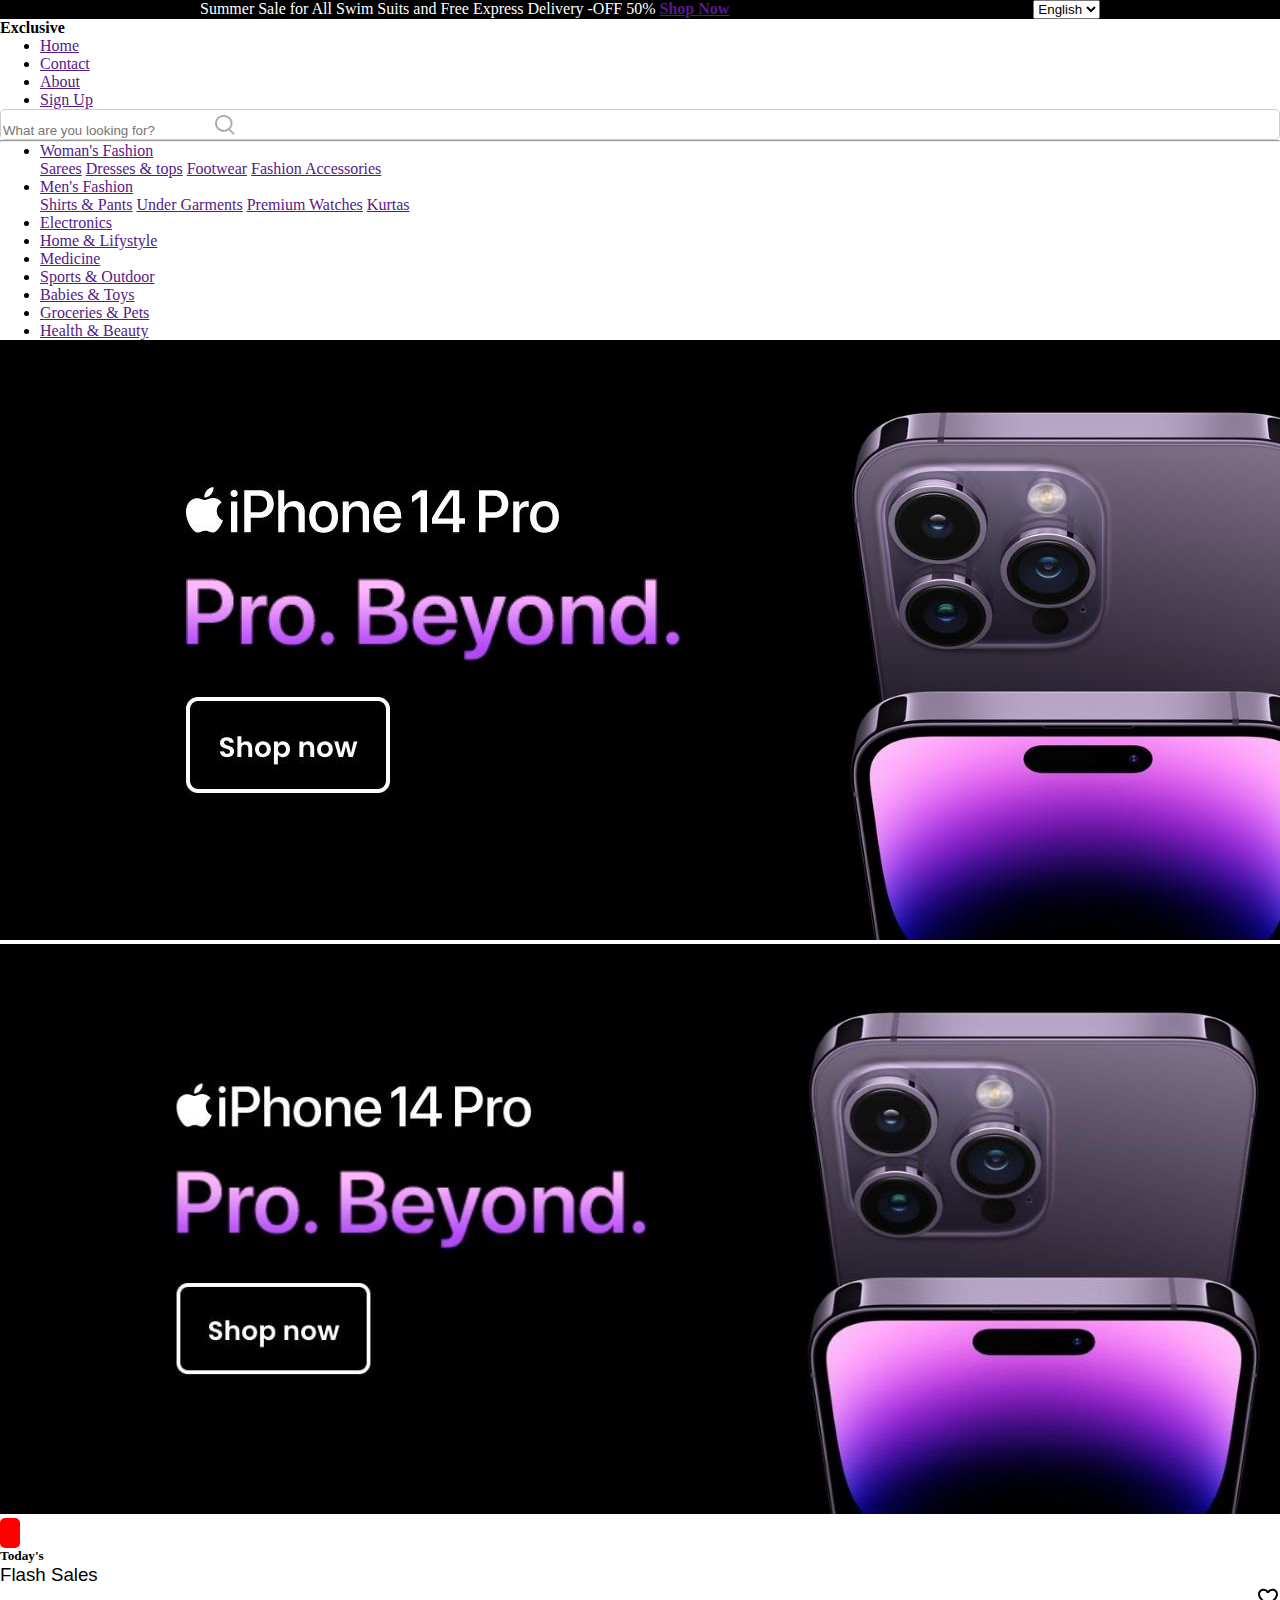
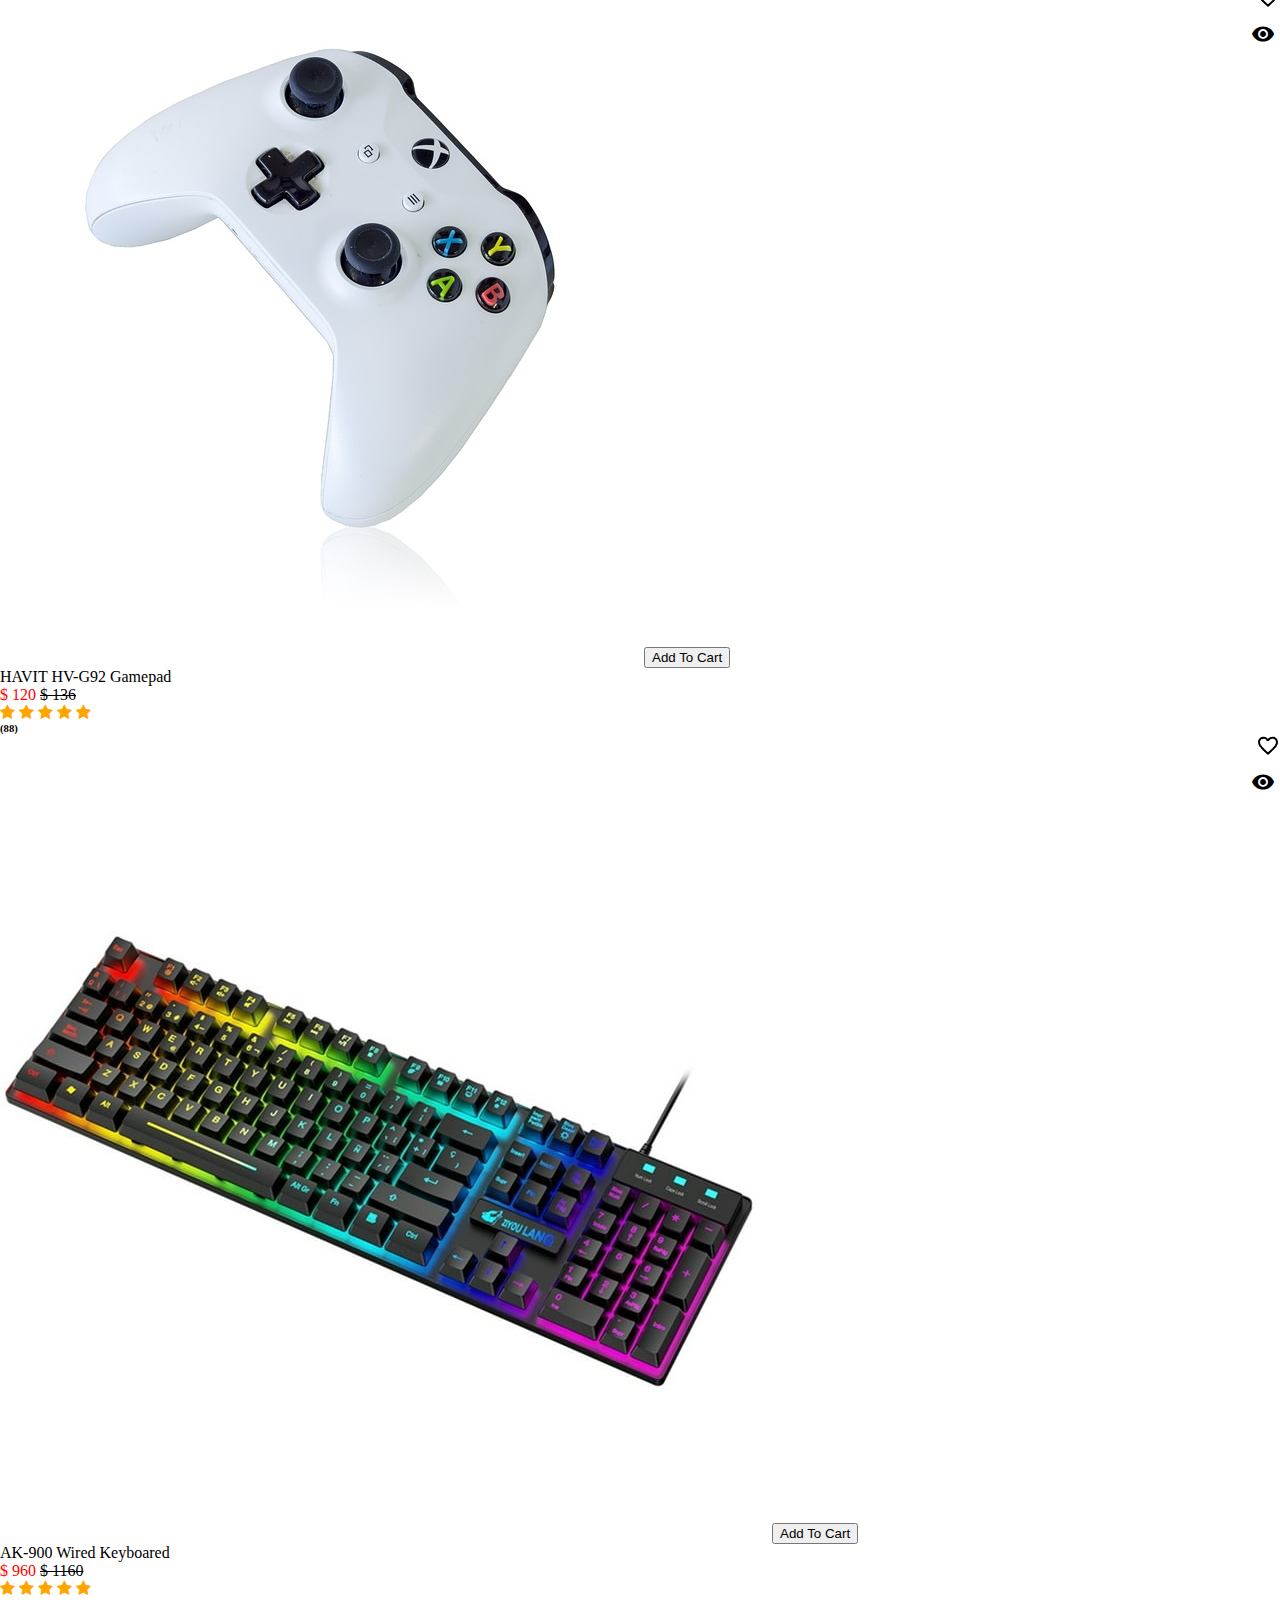
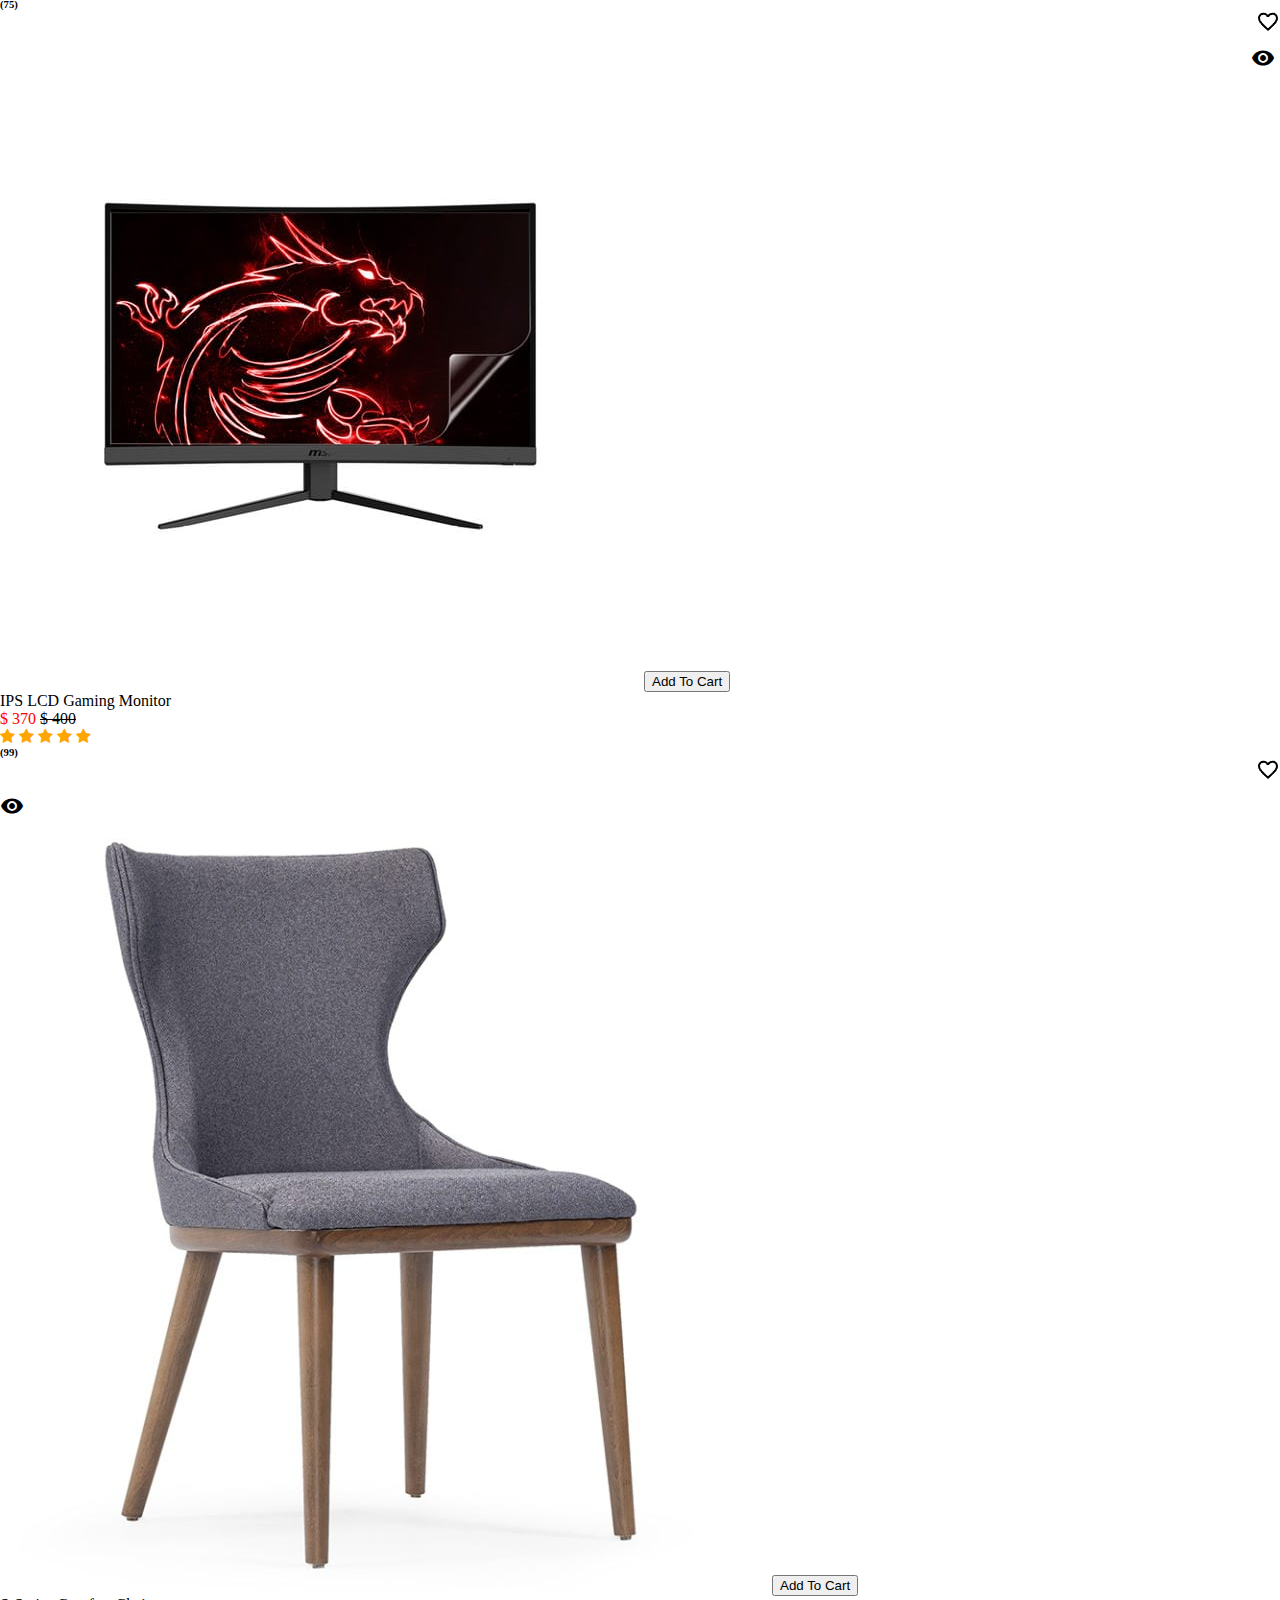
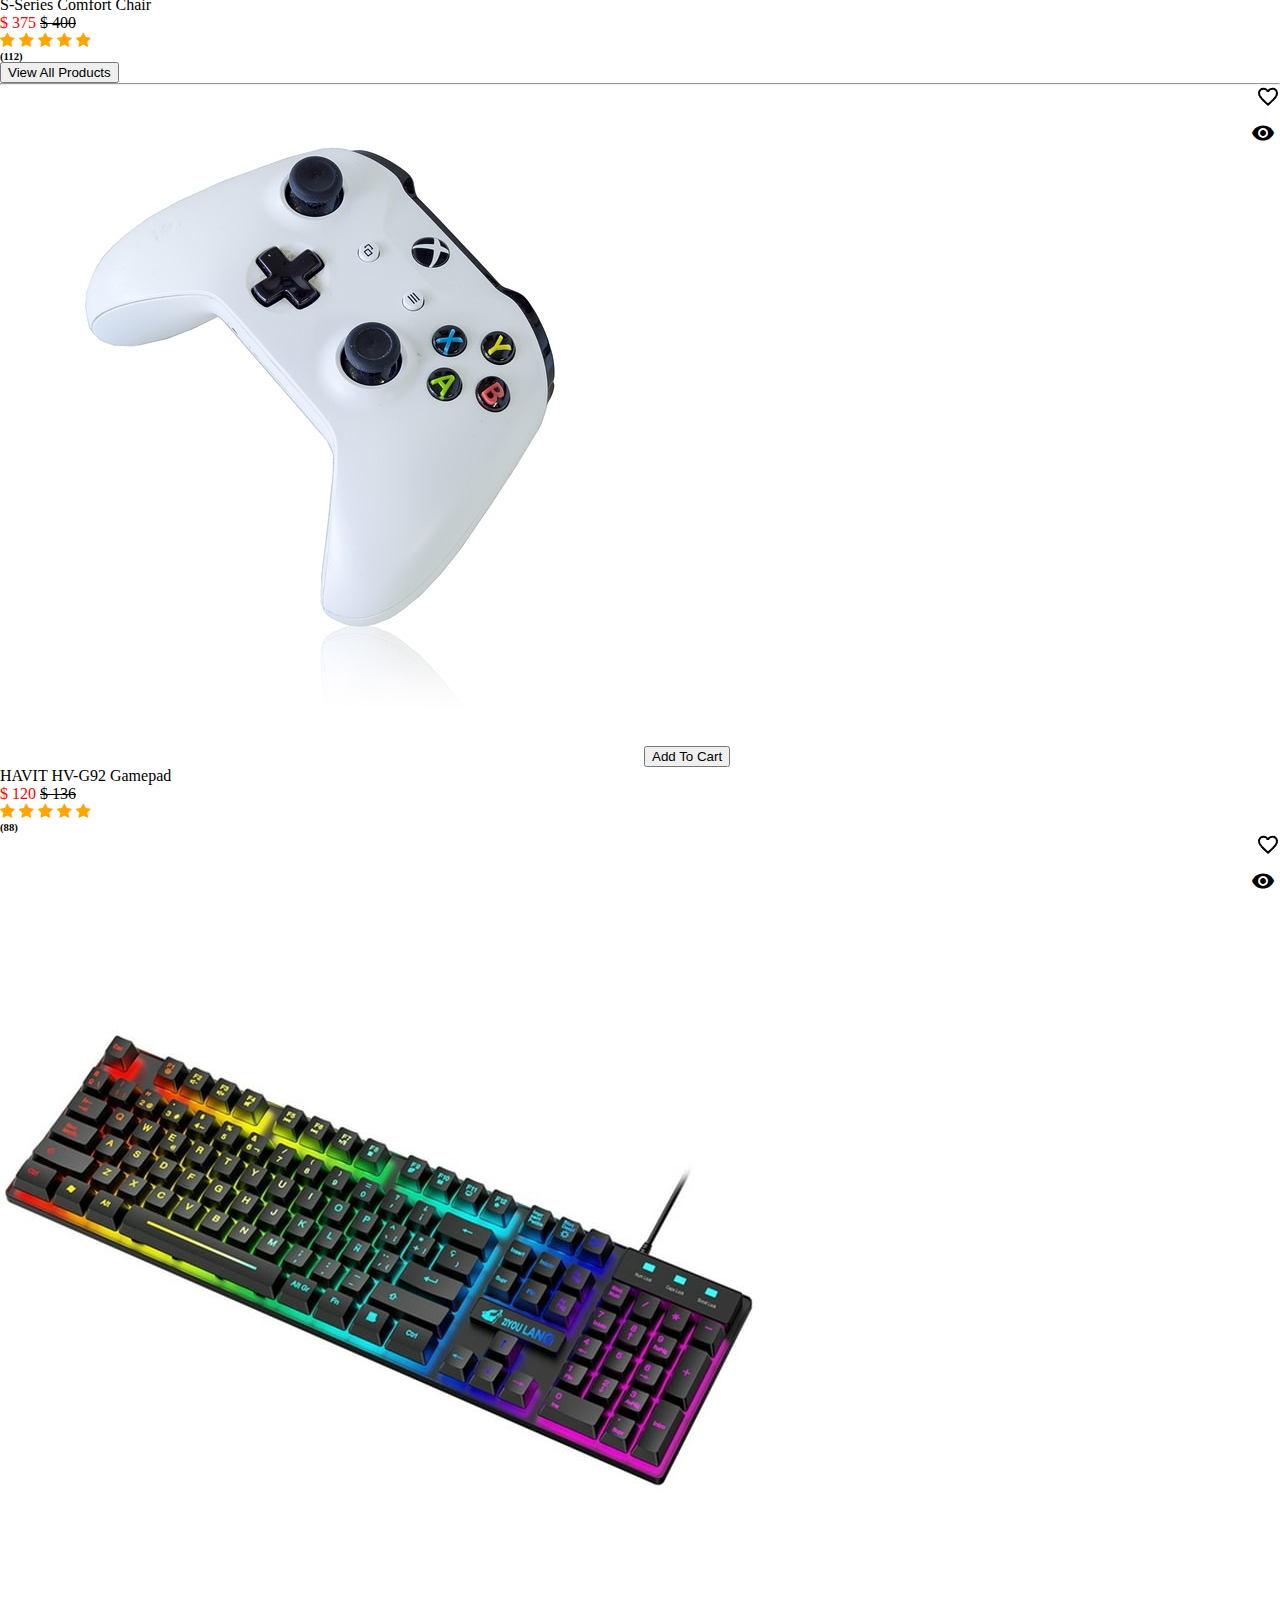
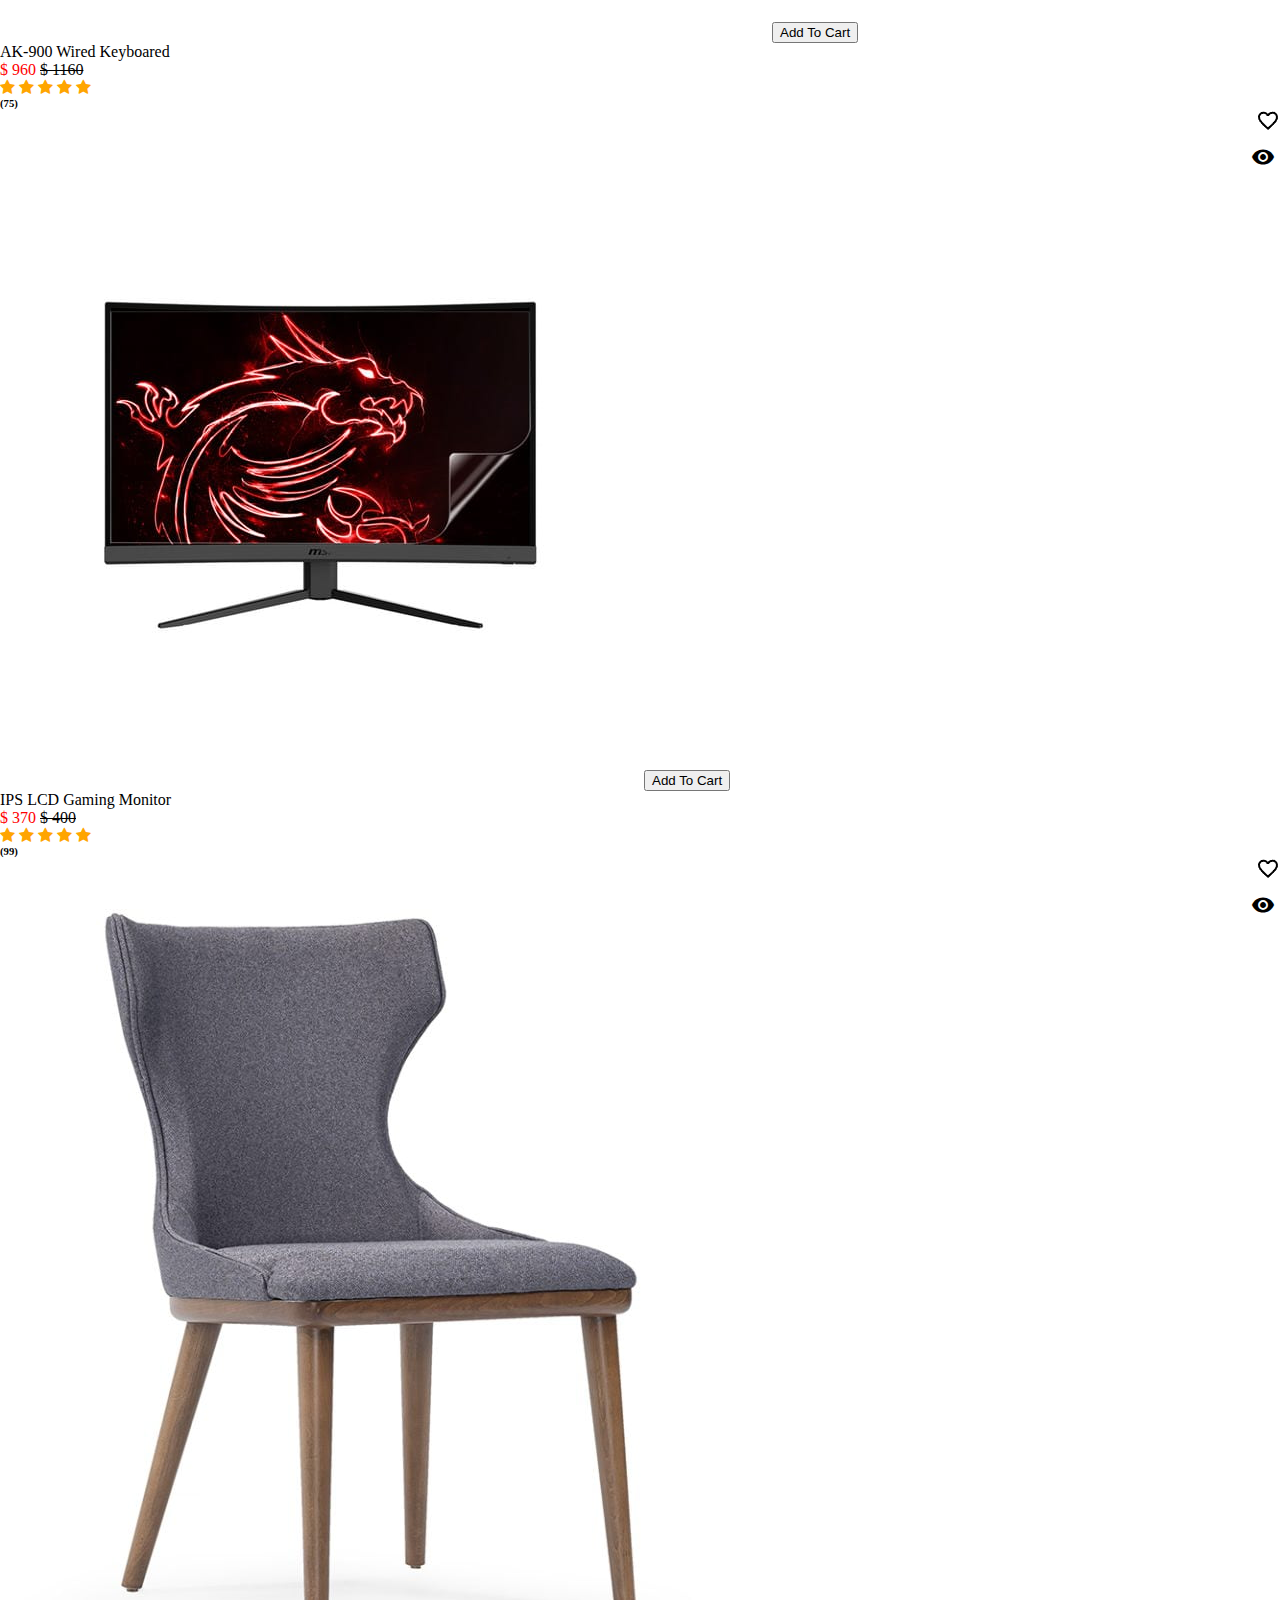
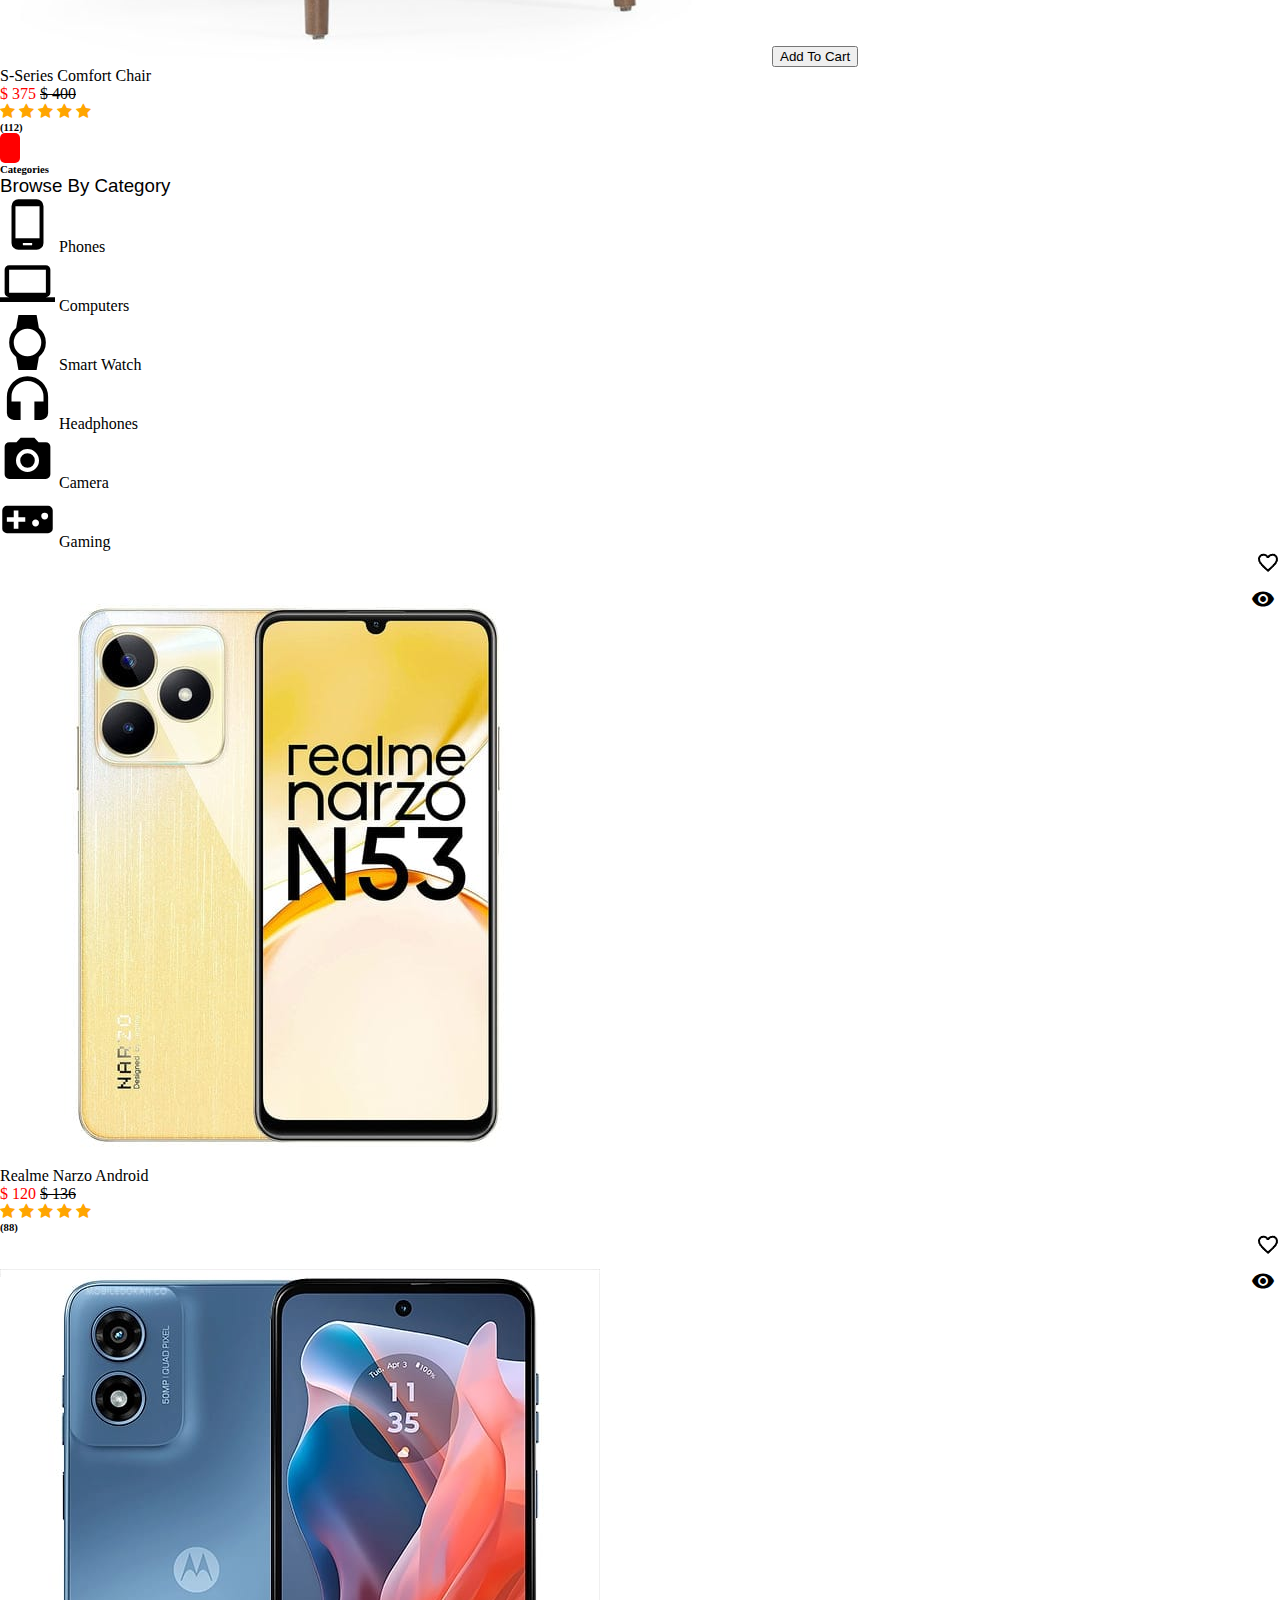
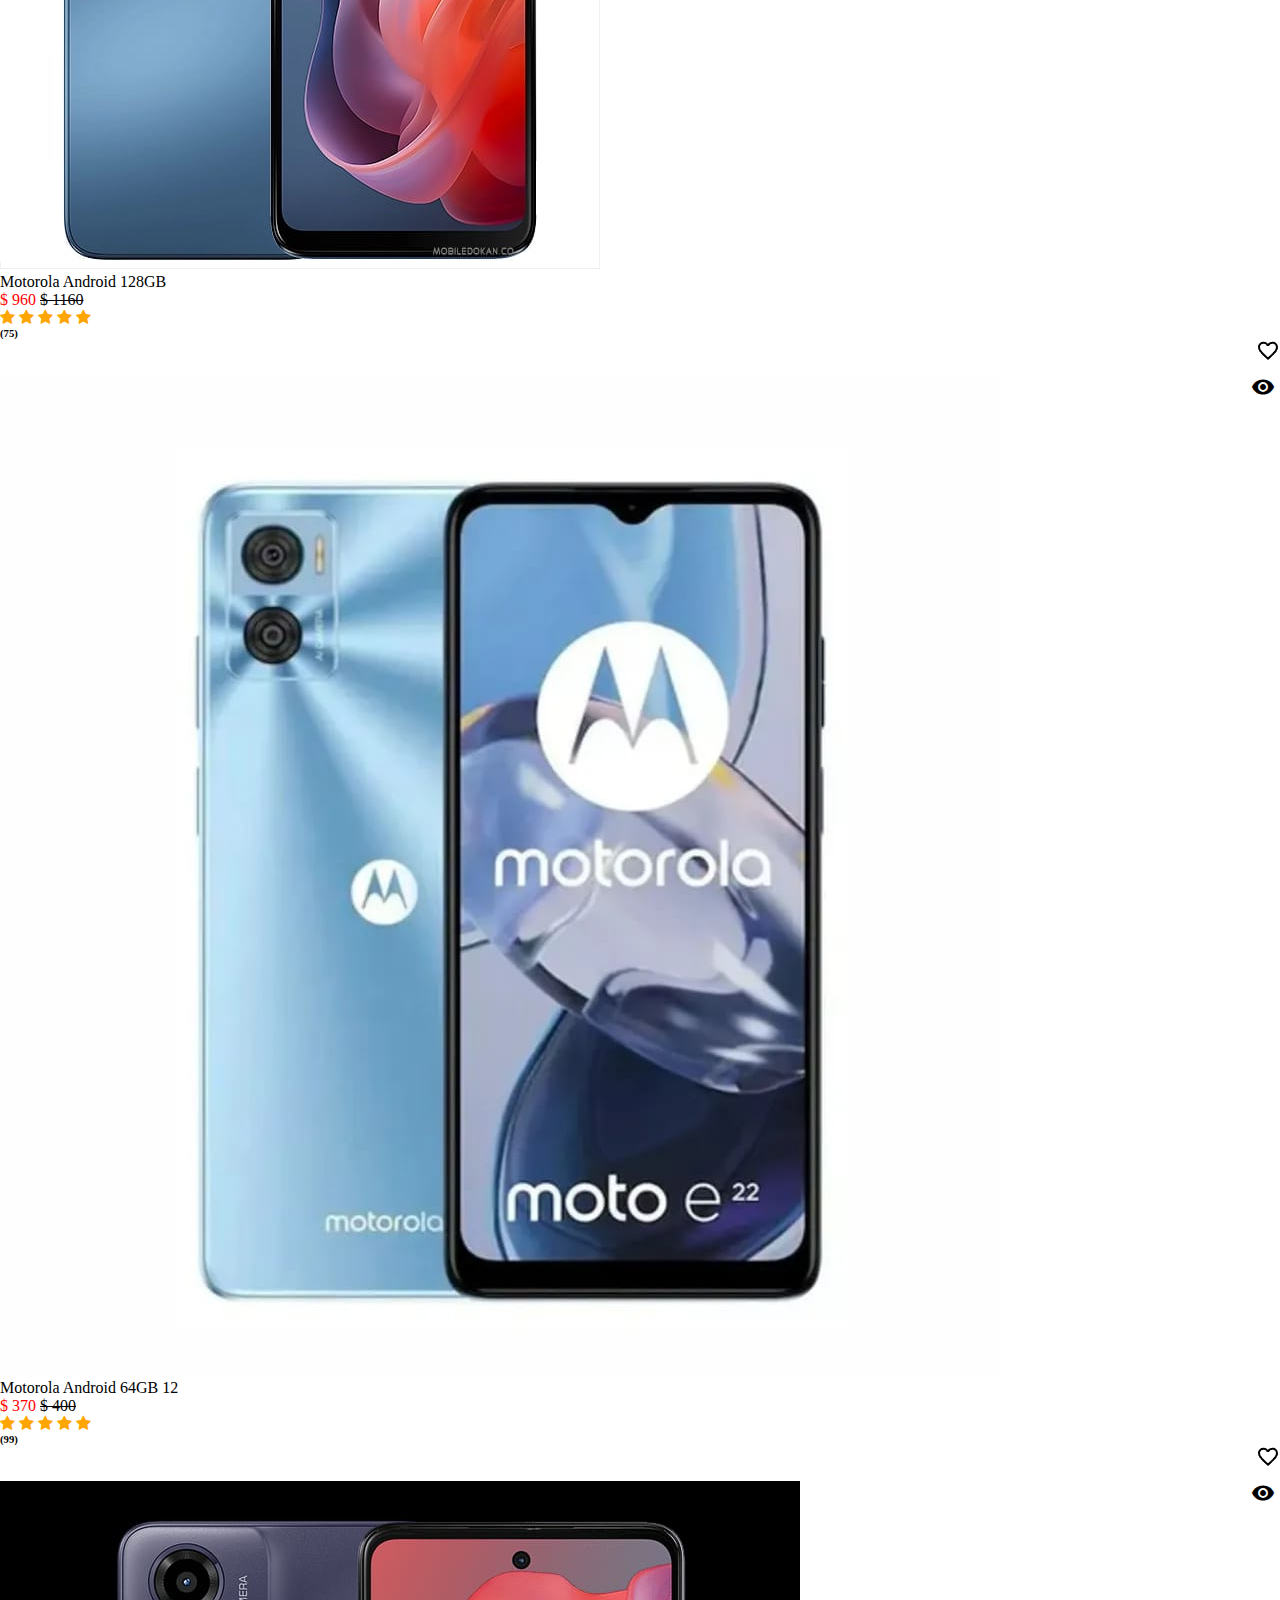
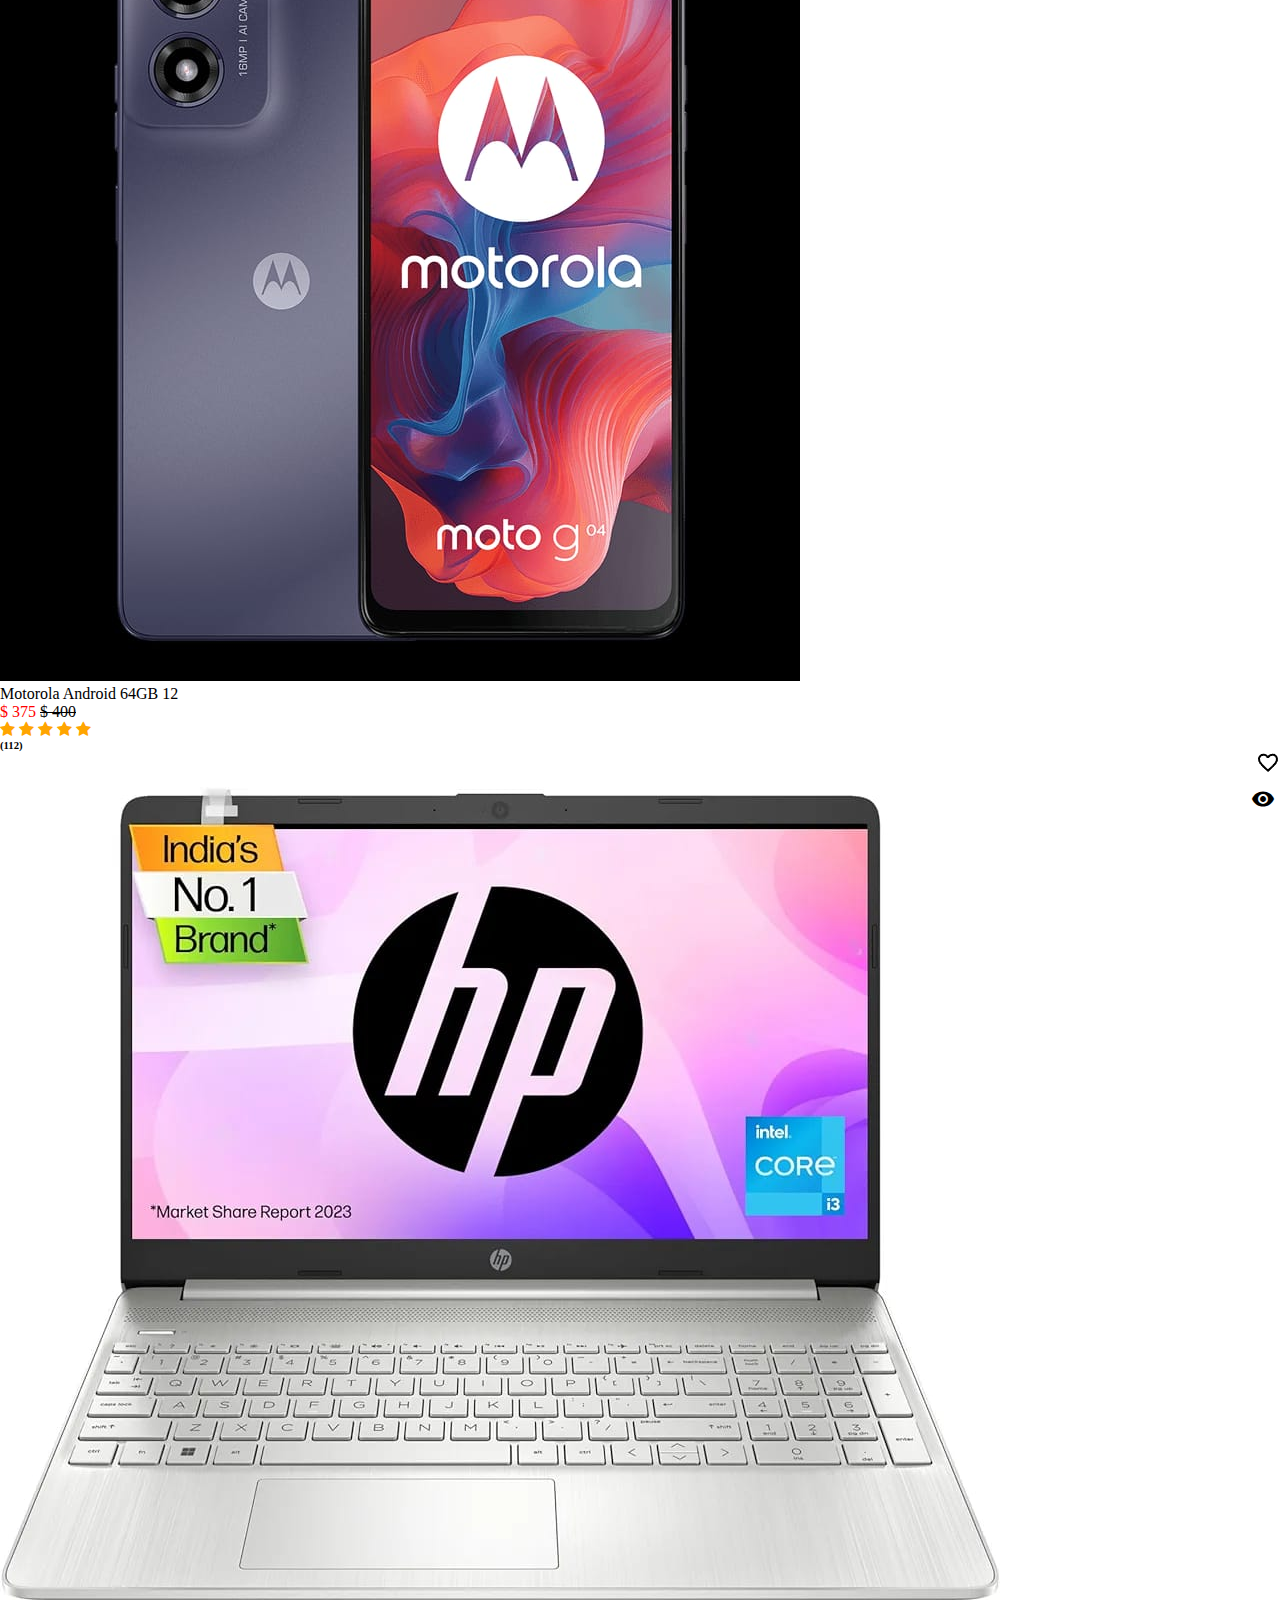
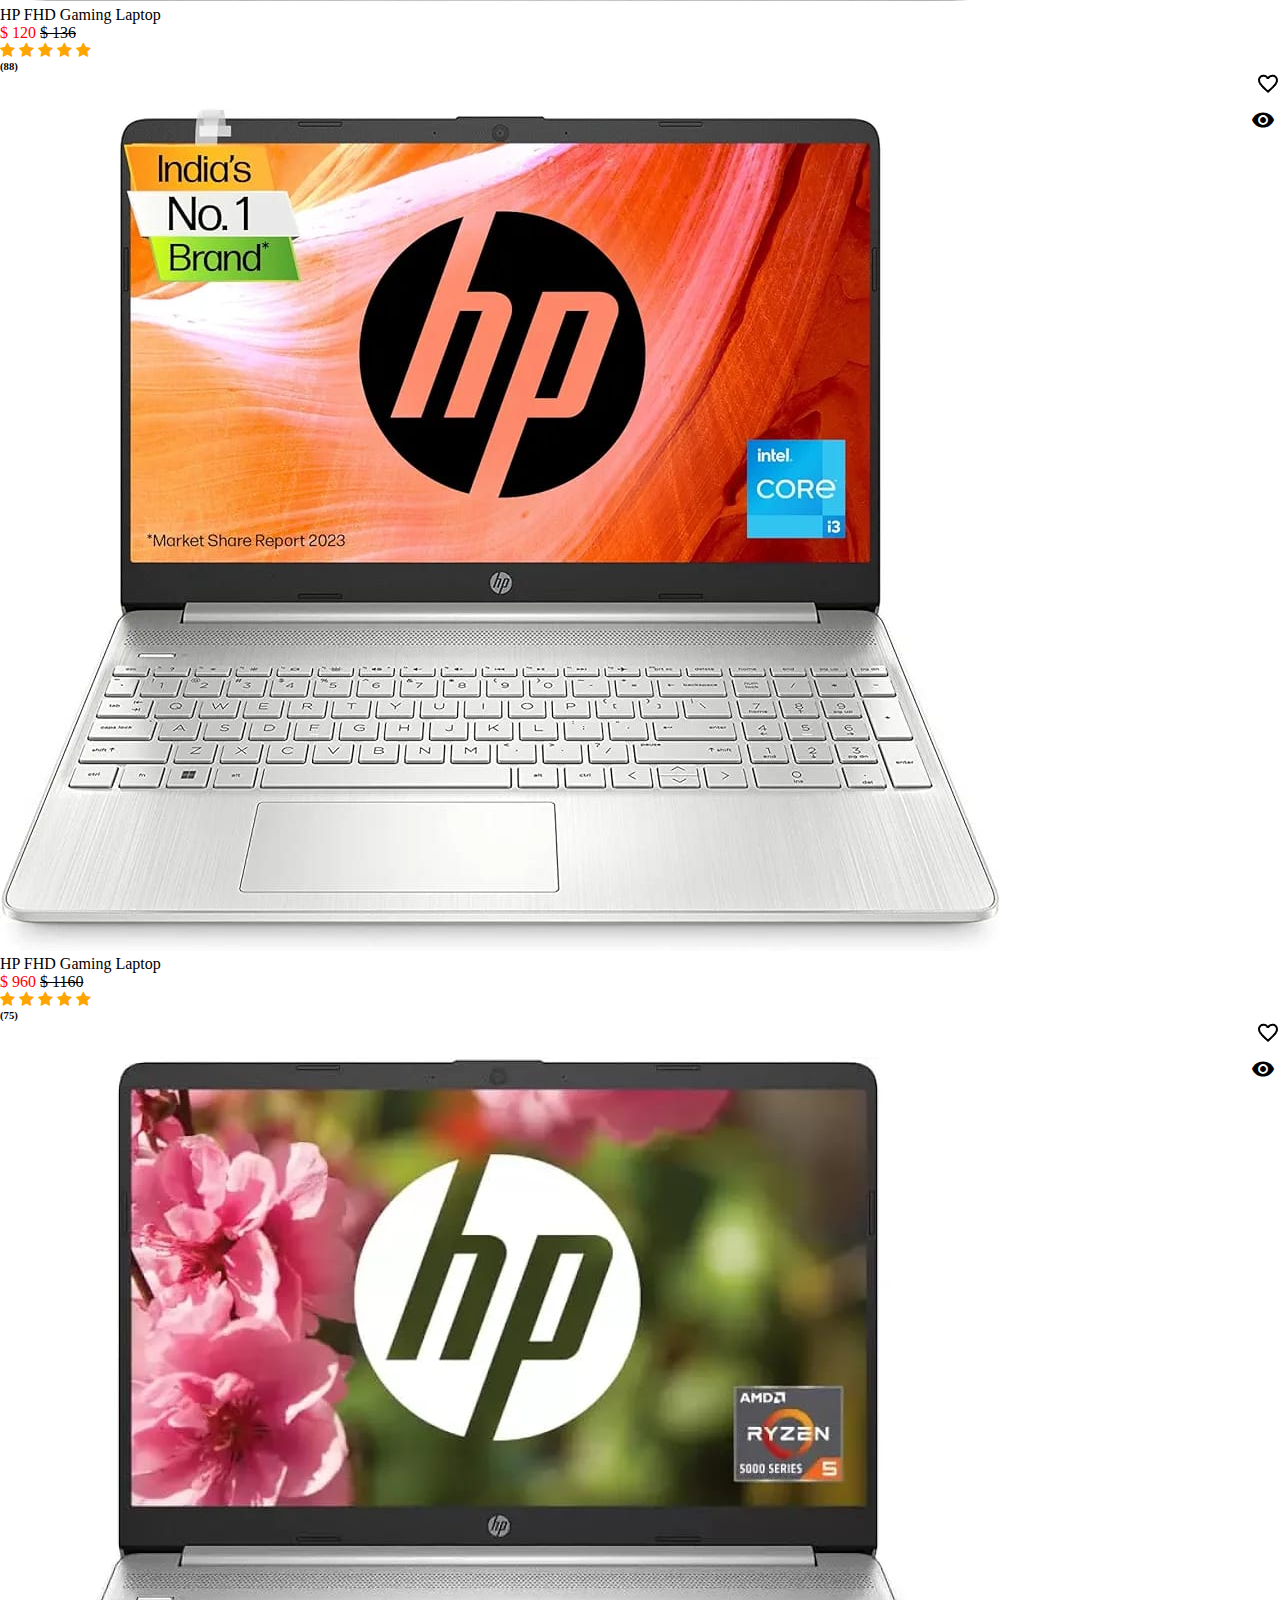
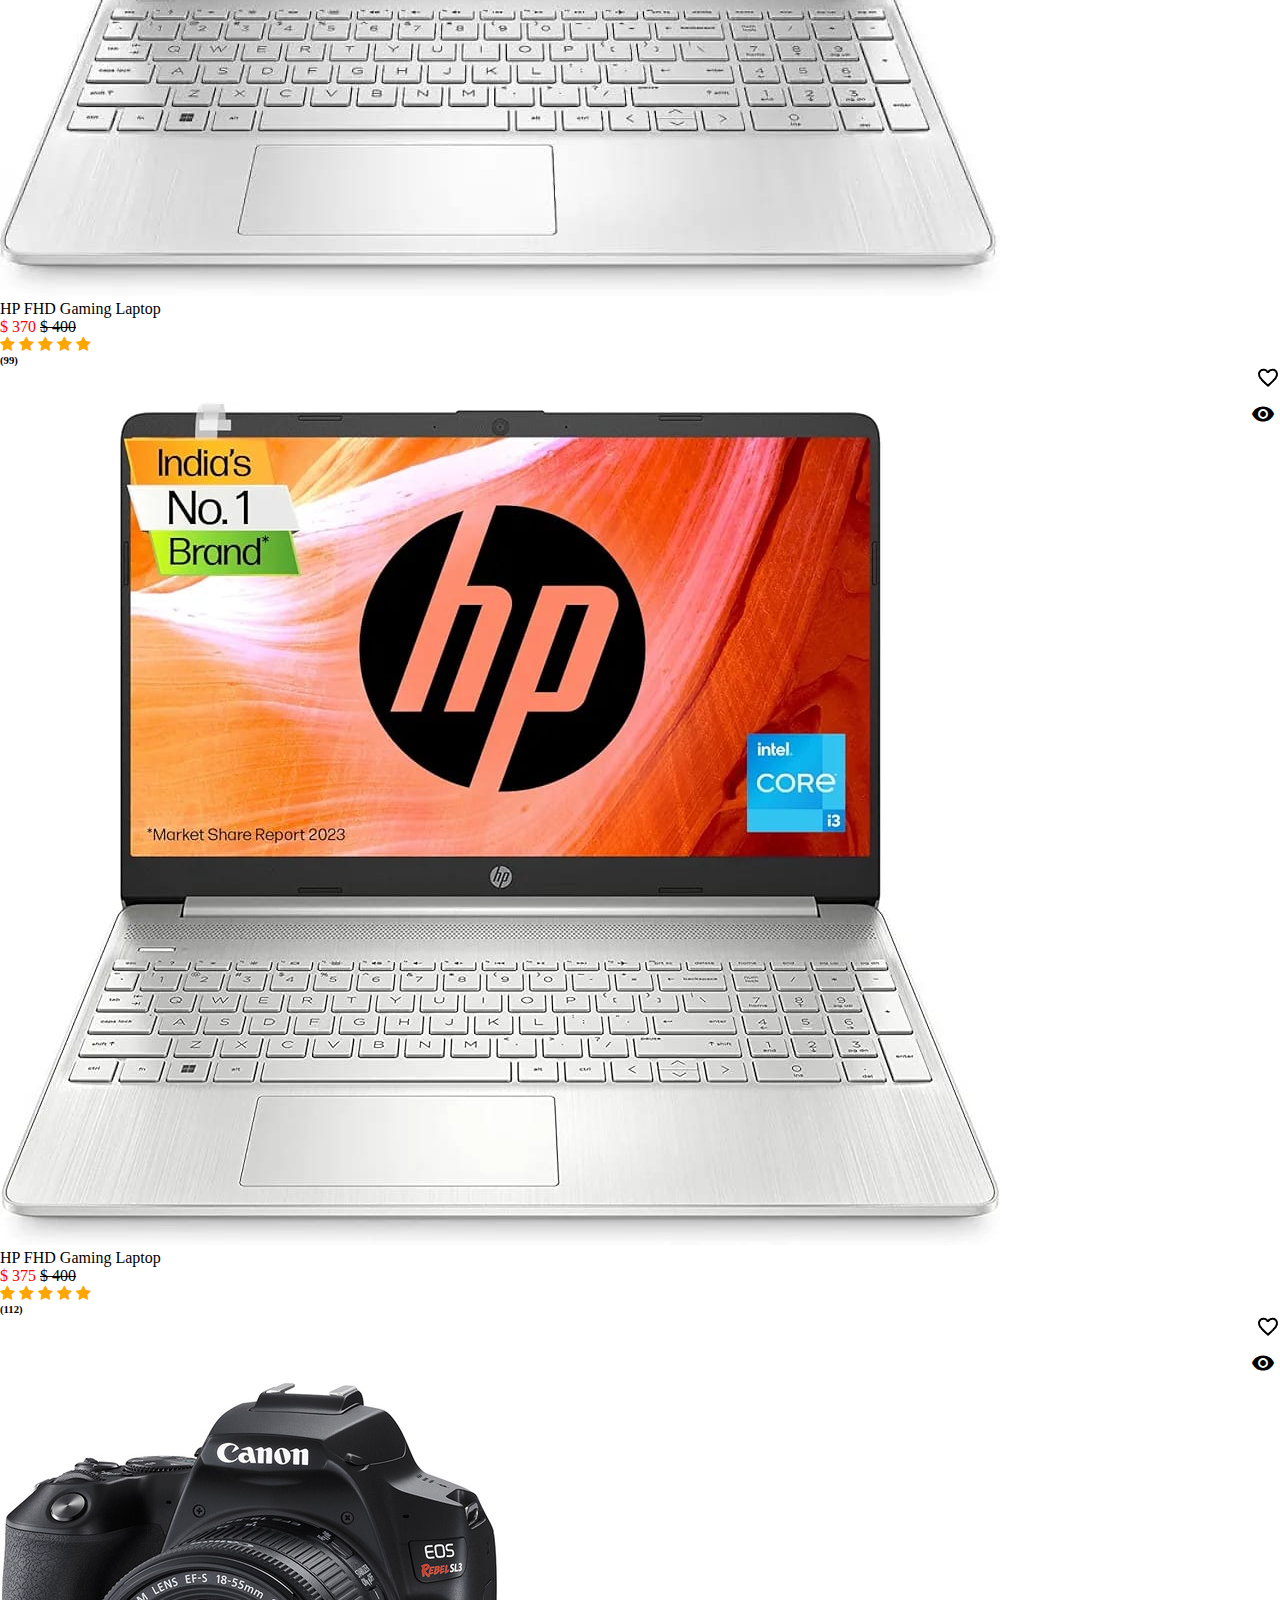
<file: index.html>
<!DOCTYPE html>
<html lang="en">

<head>
    <meta charset="UTF-8">
    <meta name="viewport" content="width=device-width, initial-scale=1.0">
    <link href="https://cdn.jsdelivr.net/npm/bootstrap@5.0.2/dist/css/bootstrap.min.css" rel="stylesheet"
        integrity="sha384-EVSTQN3/azprG1Anm3QDgpJLIm9Nao0Yz1ztcQTwFspd3yD65VohhpuuCOmLASjC" crossorigin="anonymous">
    <script src="https://cdn.jsdelivr.net/npm/bootstrap@5.0.2/dist/js/bootstrap.bundle.min.js"
        integrity="sha384-MrcW6ZMFYlzcLA8Nl+NtUVF0sA7MsXsP1UyJoMp4YLEuNSfAP+JcXn/tWtIaxVXM"
        crossorigin="anonymous"></script>
    <link rel="stylesheet" href="/index.css">
    <link rel="stylesheet" href="https://cdnjs.cloudflare.com/ajax/libs/font-awesome/4.7.0/css/font-awesome.min.css">
    <link href="https://fonts.googleapis.com/icon?family=Material+Icons" rel="stylesheet">
    <title>Ecommerce</title>
</head>

<body>

    <!-- ------------------------------------------- Header------------------------------------------------------ -->
    <div class="container-fluid p-3 d-flex justify-content-center" style="background-color: black;">
        <span class="" style="color: white; margin-left: 200px;">Summer Sale for All Swim Suits and Free Express Delivery -OFF 50% </span>
        <a href="" class="ms-4 text-white" style="font-weight: 600;">Shop Now</a>
        <select class="input-group-text bg-dark text-white" style="margin-left: 300px;">
            <option>English</option>
            <option>Hindi</option>
            <option>Marathi</option>
        </select>      
    </div>

    <!----------------------------------------------Navbar ----------------------------------------------------------------->
    <div class="container">
        <div class="navbar">

            <div class="nav-left text-dark">
                <h4>Exclusive</h4>
            </div>

            <div class="nav-middle">
                <ul class="nav justify-content-center">
                    <li class="nav-item"><a class="nav-link text-dark h5" href="">Home</a></li>
                    <li class="nav-item"><a class="nav-link text-dark h5" href="">Contact</a></li>
                    <li class="nav-item"><a class="nav-link text-dark h5" href="">About</a></li>
                    <li class="nav-item"><a class="nav-link text-dark h5" href="">Sign Up</a></li>
                </ul>
            </div>


            <div class="nav-right">
                <div class="search-box d-flex bg-light">
                    <input type="text" class="form-control bg-light" placeholder="What are you looking for?">
                    <img src="/assets/images/search.png">
                </div>
            </div>

        </div>

    </div>
    <!-- --------------------------------------- -->
    <div class="container-fluid">
        <hr>
    </div>

    <!-- ------------------------------------------ sidebar ------------------------------------------------->
    <div class="container">
        <div class="row">
            <div class="col-lg-2">
                <ul class="nav flex-column">

                    <li class="nav-item  btn-group dropend">
                        <a href="" class="nav-link dropdown-toggle text-dark h6" data-bs-toggle="dropdown">Woman's
                            Fashion </a>
                        <div class="dropdown-menu">
                            <a href="" class="dropdown-item"> Sarees</a>
                            <a href="" class="dropdown-item"> Dresses & tops</a>
                            <a href="" class="dropdown-item"> Footwear</a>
                            <a href="" class="dropdown-item"> Fashion Accessories</a>
                        </div>
                    </li>

                    <li class="nav-item btn-group dropend">
                        <a href="" class="nav-link dropdown-toggle text-dark h6" data-bs-toggle="dropdown">Men's Fashion
                        </a>
                        <div class="dropdown-menu">
                            <a href="" class="dropdown-item nav-link">Shirts & Pants</a>
                            <a href="" class="dropdown-item">Under Garments</a>
                            <a href="" class="dropdown-item">Premium Watches</a>
                            <a href="" class="dropdown-item">Kurtas</a>
                        </div>
                    </li>
                    <li class="nav-item"><a href="" class="nav-link text-dark h6">Electronics </a></li>
                    <li class="nav-item"><a href="" class="nav-link text-dark h6">Home & Lifystyle </a></li>
                    <li class="nav-item"><a href="" class="nav-link text-dark h6">Medicine</a></li>
                    <li class="nav-item"><a href="" class="nav-link text-dark h6">Sports & Outdoor</a></li>
                    <li class="nav-item"><a href="" class="nav-link text-dark h6">Babies & Toys</a></li>
                    <li class="nav-item"><a href="" class="nav-link text-dark h6">Groceries & Pets</a></li>
                    <li class="nav-item"><a href="" class="nav-link text-dark h6">Health & Beauty</a></li>
                </ul>

            </div>
            <div class="col-lg-10 ">
                <div class="carousel slide mt-3 ms-3" data-bs-ride="carousel">
                    <div class="carousel-inner">
                        <div class="carousel-item active" data-bs-interval="1000">
                            <img src="/assets/images/iphone.jpg" class="w-100">
                        </div>
                        <div class="carousel-item" data-bs-interval="1000">
                            <img src="/assets/images/iphone5.jpg" class="w-100">
                        </div>
                    </div>
                </div>
            </div>
        </div>

        <!-- ------------------------------------------------------------------------------------------------ -->

        <div class="mt-5 d-flex">
            <p style="width: 20px; height: 30px; background-color: red; border-radius: 5px; color: red;">d</p>
            <h5 class="ms-3 text-danger mt-1">Today's</h5>
        </div>
        <div>
            <h3 style="font-family:sans-serif; font-weight:500;">Flash Sales</h3>
        </div>

        <div class="row mt-4">
            <div class="col-lg-3">
                <div class="card p-3">
                    <div>
                        <span class="bg-danger" style="padding: 3px; color: white; width: 50px; border-radius: 5px;">-
                            40%</span>
                        <img src="/assets/images/heart.png" style="float: right; border-radius: 50%;"
                            class="bg-light p-1"><br><br>
                        <i class="material-icons bg-light"
                            style="float: right; margin-right: 5px; border-radius: 50%;">visibility</i>
                    </div>
                    <img src="/assets/images/gamepad.jpeg" alt="">
                    <button class="btn btn-dark">Add To Cart</button>
                </div>
                <div class="card-body">
                    <span>HAVIT HV-G92 Gamepad</span>
                    <div>
                        <span style="color: red;">&#36; 120</span>
                        <del class="justify-content-end">&#36; 136</del>
                    </div>
                    <div class="rating d-flex">
                        <div style="color: orange;">
                            <span class="fa fa-star checked"></span>
                            <span class="fa fa-star checked"></span>
                            <span class="fa fa-star checked"></span>
                            <span class="fa fa-star"></span>
                            <span class="fa fa-star"></span>
                        </div>
                        <h6 class="ms-2">(88)</h6>
                    </div>
                </div>

            </div>
            <div class="col-lg-3">
                <div class="card p-3">
                    <div>
                        <span class="bg-danger" style="padding: 3px; color: white; width: 50px; border-radius: 5px;">-
                            30%</span>
                        <img src="/assets/images/heart.png" style="float: right; border-radius: 50%;"
                            class="bg-light p-1"><br><br>
                        <i class="material-icons bg-light"
                            style="float: right; margin-right: 5px; border-radius: 50%;">visibility</i>
                    </div>
                    <img src="/assets/images/keyboared.jpeg" alt="">
                    <button class="btn btn-dark">Add To Cart</button>
                </div>
                <div class="card-body">
                    <span>AK-900 Wired Keyboared</span>
                    <div>
                        <span style="color: red;">&#36; 960</span>
                        <del class="justify-content-end">&#36; 1160</del>
                    </div>
                    <div class="rating d-flex">
                        <div style="color: orange;">
                            <span class="fa fa-star checked"></span>
                            <span class="fa fa-star checked"></span>
                            <span class="fa fa-star checked"></span>
                            <span class="fa fa-star"></span>
                            <span class="fa fa-star"></span>
                        </div>
                        <h6 class="ms-2">(75)</h6>
                    </div>
                </div>

            </div>
            <div class="col-lg-3">
                <div class="card p-3">
                    <div>
                        <span class="bg-danger" style="padding: 3px; color: white; width: 50px; border-radius: 5px;">-
                            30%</span>
                        <img src="/assets/images/heart.png" style="float: right; border-radius: 50%;"
                            class="bg-light p-1"><br><br>
                        <i class="material-icons bg-light"
                            style="float: right; margin-right: 5px; border-radius: 50%;">visibility</i>
                    </div>
                    <img src="/assets/images/monitor.jpeg" alt="">
                    <button class="btn btn-dark">Add To Cart</button>
                </div>
                <div class="card-body">
                    <span>IPS LCD Gaming Monitor</span>
                    <div>
                        <span style="color: red;">&#36; 370</span>
                        <del class="justify-content-end">&#36; 400</del>
                    </div>
                    <div class="rating d-flex">
                        <div style="color: orange;">
                            <span class="fa fa-star checked"></span>
                            <span class="fa fa-star checked"></span>
                            <span class="fa fa-star checked"></span>
                            <span class="fa fa-star"></span>
                            <span class="fa fa-star"></span>
                        </div>
                        <h6 class="ms-2">(99)</h6>
                    </div>
                </div>

            </div>
            <div class="col-lg-3">
                <div class="card p-3">
                    <div>
                        <span class="bg-danger" style="padding: 3px; color: white; width: 50px; border-radius: 5px;">-
                            25%</span>
                        <img src="/assets/images/heart.png" style="float: right; border-radius: 50%;"
                            class="bg-light p-1"><br><br>
                        <i class="material-icons bg-light style=" float: right; margin-right: 5px; border-radius:
                            50%;">visibility</i>
                    </div>
                    <img src="/assets/images/chair.jpeg" alt="">
                    <button class="btn btn-dark">Add To Cart</button>
                </div>
                <div class="card-body">
                    <span>S-Series Comfort Chair</span>
                    <div>
                        <span style="color: red;">&#36; 375</span>
                        <del class="justify-content-end">&#36; 400</del>
                    </div>
                    <div class="rating d-flex">
                        <div style="color: orange;">
                            <span class="fa fa-star checked"></span>
                            <span class="fa fa-star checked"></span>
                            <span class="fa fa-star checked"></span>
                            <span class="fa fa-star"></span>
                            <span class="fa fa-star"></span>
                        </div>
                        <h6 class="ms-2">(112)</h6>
                    </div>
                </div>

            </div>

        </div>
        <!-- ----------------------------------------------------------------- -->
        <div class="justify-content-center d-flex mt-3">
            <button class="btn btn-danger ps-4 pe-4" data-bs-toggle="collapse" data-bs-target="#hide_products">View All
                Products</button>
        </div>
        <hr>

        <div class="collapse" id="hide_products">
            <div class="row mt-4">
                <div class="col-lg-3">
                    <div class="card p-3">
                        <div>
                            <span class="bg-danger"
                                style="padding: 3px; color: white; width: 50px; border-radius: 5px;">- 40%</span>
                            <img src="/assets/images/heart.png" style="float: right; border-radius: 50%;"
                                class="bg-light p-1"><br><br>
                            <i class="material-icons bg-light"
                                style="float: right; margin-right: 5px; border-radius: 50%;">visibility</i>
                        </div>
                        <img src="/assets/images/gamepad.jpeg" alt="">
                        <button class="btn btn-dark">Add To Cart</button>
                    </div>
                    <div class="card-body">
                        <span>HAVIT HV-G92 Gamepad</span>
                        <div>
                            <span style="color: red;">&#36; 120</span>
                            <del class="justify-content-end">&#36; 136</del>
                        </div>
                        <div class="rating d-flex">
                            <div style="color: orange;">
                                <span class="fa fa-star checked"></span>
                                <span class="fa fa-star checked"></span>
                                <span class="fa fa-star checked"></span>
                                <span class="fa fa-star"></span>
                                <span class="fa fa-star"></span>
                            </div>
                            <h6 class="ms-2">(88)</h6>
                        </div>
                    </div>

                </div>
                <div class="col-lg-3">
                    <div class="card p-3">
                        <div>
                            <span class="bg-danger"
                                style="padding: 3px; color: white; width: 50px; border-radius: 5px;">- 30%</span>
                            <img src="/assets/images/heart.png" style="float: right; border-radius: 50%;"
                                class="bg-light p-1"><br><br>
                            <i class="material-icons bg-light"
                                style="float: right; margin-right: 5px; border-radius: 50%;">visibility</i>
                        </div>
                        <img src="/assets/images/keyboared.jpeg" alt="">
                        <button class="btn btn-dark">Add To Cart</button>
                    </div>
                    <div class="card-body">
                        <span>AK-900 Wired Keyboared</span>
                        <div>
                            <span style="color: red;">&#36; 960</span>
                            <del class="justify-content-end">&#36; 1160</del>
                        </div>
                        <div class="rating d-flex">
                            <div style="color: orange;">
                                <span class="fa fa-star checked"></span>
                                <span class="fa fa-star checked"></span>
                                <span class="fa fa-star checked"></span>
                                <span class="fa fa-star"></span>
                                <span class="fa fa-star"></span>
                            </div>
                            <h6 class="ms-2">(75)</h6>
                        </div>
                    </div>

                </div>
                <div class="col-lg-3">
                    <div class="card p-3">
                        <div>
                            <span class="bg-danger"
                                style="padding: 3px; color: white; width: 50px; border-radius: 5px;">- 30%</span>
                            <img src="/assets/images/heart.png" style="float: right; border-radius: 50%;"
                                class="bg-light p-1"><br><br>
                            <i class="material-icons bg-light"
                                style="float: right; margin-right: 5px; border-radius: 50%;">visibility</i>
                        </div>
                        <img src="/assets/images/monitor.jpeg" alt="">
                        <button class="btn btn-dark">Add To Cart</button>
                    </div>
                    <div class="card-body">
                        <span>IPS LCD Gaming Monitor</span>
                        <div>
                            <span style="color: red;">&#36; 370</span>
                            <del class="justify-content-end">&#36; 400</del>
                        </div>
                        <div class="rating d-flex">
                            <div style="color: orange;">
                                <span class="fa fa-star checked"></span>
                                <span class="fa fa-star checked"></span>
                                <span class="fa fa-star checked"></span>
                                <span class="fa fa-star"></span>
                                <span class="fa fa-star"></span>
                            </div>
                            <h6 class="ms-2">(99)</h6>
                        </div>
                    </div>

                </div>
                <div class="col-lg-3">
                    <div class="card p-3">
                        <div>
                            <span class="bg-danger"
                                style="padding: 3px; color: white; width: 50px; border-radius: 5px;">- 25%</span>
                            <img src="/assets/images/heart.png" style="float: right; border-radius: 50%;"
                                class="bg-light p-1"><br><br>
                            <i class="material-icons bg-light"
                                style="float: right; margin-right: 5px; border-radius: 50%;">visibility</i>
                        </div>
                        <img src="/assets/images/chair.jpeg" alt="">
                        <button class="btn btn-dark">Add To Cart</button>
                    </div>
                    <div class="card-body">
                        <span>S-Series Comfort Chair</span>
                        <div>
                            <span style="color: red;">&#36; 375</span>
                            <del class="justify-content-end">&#36; 400</del>
                        </div>
                        <div class="rating d-flex">
                            <div style="color: orange;">
                                <span class="fa fa-star checked"></span>
                                <span class="fa fa-star checked"></span>
                                <span class="fa fa-star checked"></span>
                                <span class="fa fa-star"></span>
                                <span class="fa fa-star"></span>
                            </div>
                            <h6 class="ms-2">(112)</h6>
                        </div>
                    </div>

                </div>

            </div>
        </div>

        <!-- ---------------------------------------------------------------------------------------------------------------------- -->
        <div class="mt-5 d-flex">
            <p style="width: 20px; height: 30px; background-color: red; border-radius: 5px; color: red;">d</p>
            <h6 class="ms-3 text-danger mt-1">Categories</h6>
        </div>
        <div>
            <h3 style="font-family:sans-serif; font-weight:500;">Browse By Category</h3>
        </div>

        <div class="container">
            <div class="row nav nav-pills mt-3">
                <div class="col-lg-2 d-flex flex-column nav-item" data-bs-toggle="pill" data-bs-target="#hide_phone">
                    <div class="category card p-3" style="align-items: center;" >
                        <i class="material-icons" style="font-size: 55px;">phone_android</i>
                        <span class="mt-2">Phones</span>
                    </div>
                </div>
                <div class="col-lg-2 d-flex flex-column nav-item" data-bs-toggle="pill" data-bs-target="#hide_computer">
                    <div class="category computer card p-3" style="align-items: center;">
                        <i class="material-icons" style="font-size: 55px;">computer</i>
                        <span class="mt-2">Computers</span>
                    </div>
                </div>
                <div class="col-lg-2 d-flex flex-column nav-item">
                    <div class="category card p-3" style="align-items: center;">
                        <i class="material-icons" style="font-size: 55px;">watch</i>
                        <span class="mt-2">Smart Watch</span>
                    </div>
                </div>
                <div class="col-lg-2 d-flex flex-column nav-item">
                    <div class="category card p-3" style="align-items: center;">
                        <i class="material-icons" style="font-size: 55px;">headset</i>
                        <span class="mt-2">Headphones</span>
                    </div>
                </div>
                <div class="col-lg-2 d-flex flex-column nav-item" data-bs-toggle="pill" data-bs-target="#hide_camera">
                    <div class="category camera card p-3" style="align-items: center;" >
                        <i class="material-icons" style="font-size: 55px;">camera_alt</i>
                        <span class="mt-2">Camera</span>
                    </div>
                </div>
                <div class="col-lg-2 d-flex flex-column nav-item">
                    <div class="category card p-3" style="align-items: center;">
                        <i class="material-icons" style="font-size: 55px;">videogame_asset</i>
                        <span class="mt-2">Gaming</span>
                    </div>
                </div>
            </div>
    </div>

    <div class="tab-content">
        <div class="container tab-pane active fade show" id="hide_phone">
            <div class="row mt-4">
                <div class="col-lg-3">
                    <div class="card p-3">
                        <div>
                            <img src="/assets/images/heart.png" style="float: right; border-radius: 50%;"
                                class="bg-light p-1"><br><br>
                            <i class="material-icons bg-light"
                                style="float: right; margin-right: 5px; border-radius: 50%;">visibility</i>
                        </div>
                        <img src="/assets/category_product/mob6.jpeg" alt="">
                    </div>
                    <div class="card-body">
                        <span>Realme Narzo Android</span>
                        <div>
                            <span style="color: red;">&#36; 120</span>
                            <del class="justify-content-end">&#36; 136</del>
                        </div>
                        <div class="rating d-flex">
                            <div style="color: orange;">
                                <span class="fa fa-star checked"></span>
                                <span class="fa fa-star checked"></span>
                                <span class="fa fa-star checked"></span>
                                <span class="fa fa-star"></span>
                                <span class="fa fa-star"></span>
                            </div>
                            <h6 class="ms-2">(88)</h6>
                        </div>
                    </div>

                </div>
                <div class="col-lg-3">
                    <div class="card p-3">
                        <div>
                            <img src="/assets/images/heart.png" style="float: right; border-radius: 50%;"
                                class="bg-light p-1"><br><br>
                            <i class="material-icons bg-light"
                                style="float: right; margin-right: 5px; border-radius: 50%;">visibility</i>
                        </div>
                        <img src="/assets/category_product/mob2.jpeg" alt="">
                    </div>
                    <div class="card-body">
                        <span>Motorola Android 128GB</span>
                        <div>
                            <span style="color: red;">&#36; 960</span>
                            <del class="justify-content-end">&#36; 1160</del>
                        </div>
                        <div class="rating d-flex">
                            <div style="color: orange;">
                                <span class="fa fa-star checked"></span>
                                <span class="fa fa-star checked"></span>
                                <span class="fa fa-star checked"></span>
                                <span class="fa fa-star"></span>
                                <span class="fa fa-star"></span>
                            </div>
                            <h6 class="ms-2">(75)</h6>
                        </div>
                    </div>

                </div>
                <div class="col-lg-3">
                    <div class="card p-3">
                        <div>
                            <img src="/assets/images/heart.png" style="float: right; border-radius: 50%;"
                                class="bg-light p-1"><br><br>
                            <i class="material-icons bg-light" style="float: right; margin-right: 5px; border-radius: 50%;">visibility</i>
                        </div>
                        <img src="/assets/category_product/mob3.jpeg" alt="">
                    </div>
                    <div class="card-body">
                        <span>Motorola Android 64GB 12</span>
                        <div>
                            <span style="color: red;">&#36; 370</span>
                            <del class="justify-content-end">&#36; 400</del>
                        </div>
                        <div class="rating d-flex">
                            <div style="color: orange;">
                                <span class="fa fa-star checked"></span>
                                <span class="fa fa-star checked"></span>
                                <span class="fa fa-star checked"></span>
                                <span class="fa fa-star"></span>
                                <span class="fa fa-star"></span>
                            </div>
                            <h6 class="ms-2">(99)</h6>
                        </div>
                    </div>

                </div>
                <div class="col-lg-3">
                    <div class="card p-3">
                        <div>
                            <img src="/assets/images/heart.png" style="float: right; border-radius: 50%;"
                                class="bg-light p-1"><br><br>
                                <i class="material-icons bg-light" style="float: right; margin-right: 5px; border-radius: 50%;">visibility</i>
                        </div>
                        <img src="/assets/category_product/mob4.jpeg" alt="">
                    </div>
                    <div class="card-body">
                        <span>Motorola Android 64GB 12</span>
                        <div>
                            <span style="color: red;">&#36; 375</span>
                            <del class="justify-content-end">&#36; 400</del>
                        </div>
                        <div class="rating d-flex">
                            <div style="color: orange;">
                                <span class="fa fa-star checked"></span>
                                <span class="fa fa-star checked"></span>
                                <span class="fa fa-star checked"></span>
                                <span class="fa fa-star"></span>
                                <span class="fa fa-star"></span>
                            </div>
                            <h6 class="ms-2">(112)</h6>
                        </div>
                    </div>

                </div>

            </div>
        </div>
        <!-- ------------ -->
        <div class="container tab-pane fade show" id="hide_computer">
            <div class="row mt-4">
                <div class="col-lg-3">
                    <div class="card p-3">
                        <div>
                            <img src="/assets/images/heart.png" style="float: right; border-radius: 50%;"
                                class="bg-light p-1"><br><br>
                            <i class="material-icons bg-light"
                                style="float: right; margin-right: 5px; border-radius: 50%;">visibility</i>
                        </div>
                        <img src="/assets/category_product/comp5.jpeg" alt="">
                    </div>
                    <div class="card-body">
                        <span>HP FHD Gaming Laptop</span>
                        <div>
                            <span style="color: red;">&#36; 120</span>
                            <del class="justify-content-end">&#36; 136</del>
                        </div>
                        <div class="rating d-flex">
                            <div style="color: orange;">
                                <span class="fa fa-star checked"></span>
                                <span class="fa fa-star checked"></span>
                                <span class="fa fa-star checked"></span>
                                <span class="fa fa-star"></span>
                                <span class="fa fa-star"></span>
                            </div>
                            <h6 class="ms-2">(88)</h6>
                        </div>
                    </div>

                </div>
                <div class="col-lg-3">
                    <div class="card p-3">
                        <div>
                            <img src="/assets/images/heart.png" style="float: right; border-radius: 50%;"
                                class="bg-light p-1"><br><br>
                            <i class="material-icons bg-light"
                                style="float: right; margin-right: 5px; border-radius: 50%;">visibility</i>
                        </div>
                        <img src="/assets/category_product/comp4.jpeg" alt="">
                    </div>
                    <div class="card-body">
                        <span>HP FHD Gaming Laptop</span>
                        <div>
                            <span style="color: red;">&#36; 960</span>
                            <del class="justify-content-end">&#36; 1160</del>
                        </div>
                        <div class="rating d-flex">
                            <div style="color: orange;">
                                <span class="fa fa-star checked"></span>
                                <span class="fa fa-star checked"></span>
                                <span class="fa fa-star checked"></span>
                                <span class="fa fa-star"></span>
                                <span class="fa fa-star"></span>
                            </div>
                            <h6 class="ms-2">(75)</h6>
                        </div>
                    </div>

                </div>
                <div class="col-lg-3">
                    <div class="card p-3">
                        <div>
                            <img src="/assets/images/heart.png" style="float: right; border-radius: 50%;"
                                class="bg-light p-1"><br><br>
                            <i class="material-icons bg-light" style="float: right; margin-right: 5px; border-radius: 50%;">visibility</i>
                        </div>
                        <img src="/assets/category_product/comp3.jpeg" alt="">
                    </div>
                    <div class="card-body">
                        <span>HP FHD Gaming Laptop</span>
                        <div>
                            <span style="color: red;">&#36; 370</span>
                            <del class="justify-content-end">&#36; 400</del>
                        </div>
                        <div class="rating d-flex">
                            <div style="color: orange;">
                                <span class="fa fa-star checked"></span>
                                <span class="fa fa-star checked"></span>
                                <span class="fa fa-star checked"></span>
                                <span class="fa fa-star"></span>
                                <span class="fa fa-star"></span>
                            </div>
                            <h6 class="ms-2">(99)</h6>
                        </div>
                    </div>

                </div>
                <div class="col-lg-3">
                    <div class="card p-3">
                        <div>
                            <img src="/assets/images/heart.png" style="float: right; border-radius: 50%;"
                                class="bg-light p-1"><br><br>
                                <i class="material-icons bg-light" style="float: right; margin-right: 5px; border-radius: 50%;">visibility</i>
                        </div>
                        <img src="/assets/category_product/comp4.jpeg" alt="">
                    </div>
                    <div class="card-body">
                        <span>HP FHD Gaming Laptop</span>
                        <div>
                            <span style="color: red;">&#36; 375</span>
                            <del class="justify-content-end">&#36; 400</del>
                        </div>
                        <div class="rating d-flex">
                            <div style="color: orange;">
                                <span class="fa fa-star checked"></span>
                                <span class="fa fa-star checked"></span>
                                <span class="fa fa-star checked"></span>
                                <span class="fa fa-star"></span>
                                <span class="fa fa-star"></span>
                            </div>
                            <h6 class="ms-2">(112)</h6>
                        </div>
                    </div>

                </div>

            </div>
        </div>
        <!-- ------------ -->
        <div class="container tab-pane fade show" id="hide_camera">
            <div class="row mt-4">
                <div class="col-lg-3">
                    <div class="card p-3">
                        <div>
                            <img src="/assets/images/heart.png" style="float: right; border-radius: 50%;"
                                class="bg-light p-1"><br><br>
                            <i class="material-icons bg-light"
                                style="float: right; margin-right: 5px; border-radius: 50%;">visibility</i>
                        </div>
                        <img src="/assets/category_product/camera4.jpeg" alt="">
                    </div>
                    <div class="card-body">
                        <span>CANON EOS DSLR CAMERA</span>
                        <div>
                            <span style="color: red;">&#36; 120</span>
                            <del class="justify-content-end">&#36; 136</del>
                        </div>
                        <div class="rating d-flex">
                            <div style="color: orange;">
                                <span class="fa fa-star checked"></span>
                                <span class="fa fa-star checked"></span>
                                <span class="fa fa-star checked"></span>
                                <span class="fa fa-star"></span>
                                <span class="fa fa-star"></span>
                            </div>
                            <h6 class="ms-2">(88)</h6>
                        </div>
                    </div>

                </div>
                <div class="col-lg-3">
                    <div class="card p-3">
                        <div>
                            <img src="/assets/images/heart.png" style="float: right; border-radius: 50%;"
                                class="bg-light p-1"><br><br>
                            <i class="material-icons bg-light"
                                style="float: right; margin-right: 5px; border-radius: 50%;">visibility</i>
                        </div>
                        <img src="/assets/category_product/camera3.jpeg" alt="">
                    </div>
                    <div class="card-body">
                        <span>CANON EOS DSLR CAMERA</span>
                        <div>
                            <span style="color: red;">&#36; 960</span>
                            <del class="justify-content-end">&#36; 1160</del>
                        </div>
                        <div class="rating d-flex">
                            <div style="color: orange;">
                                <span class="fa fa-star checked"></span>
                                <span class="fa fa-star checked"></span>
                                <span class="fa fa-star checked"></span>
                                <span class="fa fa-star"></span>
                                <span class="fa fa-star"></span>
                            </div>
                            <h6 class="ms-2">(75)</h6>
                        </div>
                    </div>

                </div>
                <div class="col-lg-3">
                    <div class="card p-3">
                        <div>
                            <img src="/assets/images/heart.png" style="float: right; border-radius: 50%;"
                                class="bg-light p-1"><br><br>
                            <i class="material-icons bg-light" style="float: right; margin-right: 5px; border-radius: 50%;">visibility</i>
                        </div>
                        <img src="/assets/category_product/camera2.jpeg" alt="">
                    </div>
                    <div class="card-body">
                        <span>CANON EOS DSLR CAMERA</span>
                        <div>
                            <span style="color: red;">&#36; 370</span>
                            <del class="justify-content-end">&#36; 400</del>
                        </div>
                        <div class="rating d-flex">
                            <div style="color: orange;">
                                <span class="fa fa-star checked"></span>
                                <span class="fa fa-star checked"></span>
                                <span class="fa fa-star checked"></span>
                                <span class="fa fa-star"></span>
                                <span class="fa fa-star"></span>
                            </div>
                            <h6 class="ms-2">(99)</h6>
                        </div>
                    </div>

                </div>
                <div class="col-lg-3">
                    <div class="card p-3">
                        <div>
                            <img src="/assets/images/heart.png" style="float: right; border-radius: 50%;"
                                class="bg-light p-1"><br><br>
                                <i class="material-icons bg-light" style="float: right; margin-right: 5px; border-radius: 50%;">visibility</i>
                        </div>
                        <img src="/assets/category_product/camera1.jpeg" alt="">
                    </div>
                    <div class="card-body">
                        <span>CANON EOS DSLR CAMERA</span>
                        <div>
                            <span style="color: red;">&#36; 375</span>
                            <del class="justify-content-end">&#36; 400</del>
                        </div>
                        <div class="rating d-flex">
                            <div style="color: orange;">
                                <span class="fa fa-star checked"></span>
                                <span class="fa fa-star checked"></span>
                                <span class="fa fa-star checked"></span>
                                <span class="fa fa-star"></span>
                                <span class="fa fa-star"></span>
                            </div>
                            <h6 class="ms-2">(112)</h6>
                        </div>
                    </div>

                </div>

            </div>
        </div>
    </div>
        <!-- ------------ -->


        <!-- ---------------------------------------------------------------------------------------------------------------------- -->
        <div class="mt-5 d-flex">
            <p style="width: 20px; height: 30px; background-color: red; border-radius: 5px; color: red;">d</p>
            <h5 class="ms-3 text-danger mt-1">This Month</h5>
        </div>
        <div class="d-flex mt-2" style="justify-content: space-between;">
            <h3 style="font-family:sans-serif; font-weight:300;">Best Selling Products</h3>
            <button class="btn btn-danger p3" data-bs-toggle="collapse" data-bs-target="#best_sell_prod">View All
                Products</button>
        </div>

        <div class="row mt-4">
            <div class="col-lg-3">
                <div class="card p-3">
                    <!-- <div>
                        <img src="/assets/images/heart.png" style="float: right; border-radius: 50%;"
                            class="bg-light p-1"><br><br>
                        <i class="material-icons bg-light" style="float: right; margin-right: 5px; border-radius: 50%;">visibility</i>
                    </div> -->
                    <img src="/assets/best_sell/hoody1.jpeg" alt="">
                </div>
                <div class="card-body">
                    <span>The north Coat</span>
                    <div>
                        <span style="color: red;">&#36; 260</span>
                        <del class="justify-content-end">&#36; 360</del>
                    </div>
                    <div class="rating d-flex">
                        <div style="color: orange;">
                            <span class="fa fa-star checked"></span>
                            <span class="fa fa-star checked"></span>
                            <span class="fa fa-star checked"></span>
                            <span class="fa fa-star"></span>
                            <span class="fa fa-star"></span>
                        </div>
                        <h6 class="ms-2">(65)</h6>
                    </div>
                </div>

            </div>
            <div class="col-lg-3">
                <div class="card p-3" style="align-items: center;">
                    <!-- <div>
                        <img src="/assets/images/heart.png" style="float: right; border-radius: 50%;"
                            class="bg-light p-1"><br><br>
                        <i class="material-icons bg-light"style="float: right; margin-right: 5px; border-radius: 50%;">visibility</i>
                    </div> -->
                    <img src="/assets/best_sell/bag2.jpeg" alt="" height="150px" width="150px">
                </div>
                <div class="card-body">
                    <span>Gucci duffle Bag</span>
                    <div>
                        <span style="color: red;">&#36; 960</span>
                        <del class="justify-content-end">&#36; 1160</del>
                    </div>
                    <div class="rating d-flex">
                        <div style="color: orange;">
                            <span class="fa fa-star checked"></span>
                            <span class="fa fa-star checked"></span>
                            <span class="fa fa-star checked"></span>
                            <span class="fa fa-star"></span>
                            <span class="fa fa-star"></span>
                        </div>
                        <h6 class="ms-2">(75)</h6>
                    </div>
                </div>

            </div>
            <div class="col-lg-3">
                <div class="card p-3" style="align-items: center;">
                    <!-- <div>
                        <img src="/assets/images/heart.png" style="float: right; border-radius: 50%;"
                            class="bg-light p-1"><br><br>
                        <i class="material-icons bg-light"style="float: right; margin-right: 5px; border-radius: 50%;">visibility</i>
                    </div> -->
                    <img src="/assets/best_sell/speaker.jpeg" alt="" height="150px" width="170px">
                </div>
                <div class="card-body">
                    <span>RGB liquid CPU Cooler</span>
                    <div>
                        <span style="color: red;">&#36; 160</span>
                        <del class="justify-content-end">&#36; 170</del>
                    </div>
                    <div class="rating d-flex">
                        <div style="color: orange;">
                            <span class="fa fa-star checked"></span>
                            <span class="fa fa-star checked"></span>
                            <span class="fa fa-star checked"></span>
                            <span class="fa fa-star"></span>
                            <span class="fa fa-star"></span>
                        </div>
                        <h6 class="ms-2">(99)</h6>
                    </div>
                </div>

            </div>
            <div class="col-lg-3">
                <div class="card p-3">
                    <!-- <div>
                        <img src="/assets/images/heart.png" style="float: right; border-radius: 50%;"
                            class="bg-light p-1"><br><br>
                        <i class="material-icons bg-light" style="float: right; margin-right: 5px; border-radius: 50%;">visibility</i>
                    </div> -->
                    <img src="/assets/best_sell/table.jpeg" alt="">
                </div>
                <div class="card-body">
                    <span>Small Bookself</span>
                    <div>
                        <span style="color: red;">&#36; 155</span>
                        <del class="justify-content-end">&#36; 180</del>
                    </div>
                    <div class="rating d-flex">
                        <div style="color: orange;">
                            <span class="fa fa-star checked"></span>
                            <span class="fa fa-star checked"></span>
                            <span class="fa fa-star checked"></span>
                            <span class="fa fa-star"></span>
                            <span class="fa fa-star"></span>
                        </div>
                        <h6 class="ms-2">(65)</h6>
                    </div>
                </div>

            </div>

        </div>

        <div class="collapse" id="best_sell_prod">
            <div class="row mt-4">
                <div class="col-lg-3">
                    <div class="card p-3">
                        <!-- <div>
                            <img src="/assets/images/heart.png" style="float: right; border-radius: 50%;"
                                class="bg-light p-1"><br><br>
                            <i class="material-icons bg-light" style="float: right; margin-right: 5px; border-radius: 50%;">visibility</i>
                        </div> -->
                        <img src="/assets/best_sell/hoody2.jpeg" alt="">
                    </div>
                    <div class="card-body">
                        <span>The north Coat</span>
                        <div>
                            <span style="color: red;">&#36; 260</span>
                            <del class="justify-content-end">&#36; 360</del>
                        </div>
                        <div class="rating d-flex">
                            <div style="color: orange;">
                                <span class="fa fa-star checked"></span>
                                <span class="fa fa-star checked"></span>
                                <span class="fa fa-star checked"></span>
                                <span class="fa fa-star"></span>
                                <span class="fa fa-star"></span>
                            </div>
                            <h6 class="ms-2">(65)</h6>
                        </div>
                    </div>

                </div>
                <div class="col-lg-3">
                    <div class="card p-3" style="align-items: center;">
                        <!-- <div>
                            <img src="/assets/images/heart.png" style="float: right; border-radius: 50%;"
                                class="bg-light p-1"><br><br>
                            <i class="material-icons bg-light"style="float: right; margin-right: 5px; border-radius: 50%;">visibility</i>
                        </div> -->
                        <img src="/assets/best_sell/bag4.png" alt="" height="150px" width="140px">
                    </div>
                    <div class="card-body">
                        <span>Gucci duffle Bag</span>
                        <div>
                            <span style="color: red;">&#36; 960</span>
                            <del class="justify-content-end">&#36; 1160</del>
                        </div>
                        <div class="rating d-flex">
                            <div style="color: orange;">
                                <span class="fa fa-star checked"></span>
                                <span class="fa fa-star checked"></span>
                                <span class="fa fa-star checked"></span>
                                <span class="fa fa-star"></span>
                                <span class="fa fa-star"></span>
                            </div>
                            <h6 class="ms-2">(75)</h6>
                        </div>
                    </div>

                </div>
                <div class="col-lg-3">
                    <div class="card p-3" style="align-items: center;">
                        <!-- <div>
                            <img src="/assets/images/heart.png" style="float: right; border-radius: 50%;"
                                class="bg-light p-1"><br><br>
                            <i class="material-icons bg-light"style="float: right; margin-right: 5px; border-radius: 50%;">visibility</i>
                        </div> -->
                        <img src="/assets/best_sell/speaker.jpeg" alt="" height="150px" width="170px">
                    </div>
                    <div class="card-body">
                        <span>RGB liquid CPU Cooler</span>
                        <div>
                            <span style="color: red;">&#36; 160</span>
                            <del class="justify-content-end">&#36; 170</del>
                        </div>
                        <div class="rating d-flex">
                            <div style="color: orange;">
                                <span class="fa fa-star checked"></span>
                                <span class="fa fa-star checked"></span>
                                <span class="fa fa-star checked"></span>
                                <span class="fa fa-star"></span>
                                <span class="fa fa-star"></span>
                            </div>
                            <h6 class="ms-2">(99)</h6>
                        </div>
                    </div>

                </div>
                <div class="col-lg-3">
                    <div class="card p-3">
                        <!-- <div>
                            <img src="/assets/images/heart.png" style="float: right; border-radius: 50%;"
                                class="bg-light p-1"><br><br>
                            <i class="material-icons bg-light" style="float: right; margin-right: 5px; border-radius: 50%;">visibility</i>
                        </div> -->
                        <img src="/assets/best_sell/table.jpeg" alt="">
                    </div>
                    <div class="card-body">
                        <span>Small Bookself</span>
                        <div>
                            <span style="color: red;">&#36; 155</span>
                            <del class="justify-content-end">&#36; 180</del>
                        </div>
                        <div class="rating d-flex">
                            <div style="color: orange;">
                                <span class="fa fa-star checked"></span>
                                <span class="fa fa-star checked"></span>
                                <span class="fa fa-star checked"></span>
                                <span class="fa fa-star"></span>
                                <span class="fa fa-star"></span>
                            </div>
                            <h6 class="ms-2">(65)</h6>
                        </div>
                    </div>

                </div>

            </div>
        </div>
        <!-- ------------------------------------------------------------------------------------------------------------------------- -->

        <div class="container mt-3">
            <img src="/assets/images/banner1.png" alt="" width="100%" height="100%">
        </div>

        <!-- ---------------------------------------------------------------------------------------------- -->
        <div class="mt-5 d-flex">
            <p style="width: 20px; height: 30px; background-color: red; border-radius: 5px; color: red;">d</p>
            <h6 class="ms-3 text-danger mt-1">Our Products</h6>
        </div>
        <div>
            <h3 style="font-family:sans-serif; font-weight:500;">Explore Our Products</h3>
        </div>


        <div class="row mt-4">
            <div class="col-lg-3">
                <div class="card p-3">
                    <div>
                        <img src="/assets/images/heart.png" style="float: right; border-radius: 50%;"
                            class="bg-light p-1"><br><br>
                        <i class="material-icons bg-light"
                            style="float: right; margin-right: 5px; border-radius: 50%;">visibility</i>
                    </div>
                    <img src="/assets/explore_product/ceaser.jpeg" alt="">
                    <button class="btn btn-dark">Add To Cart</button>
                </div>
                <div class="card-body">
                    <span>Breed Dry dog food</span>
                    <div>
                        <span style="color: red;">&#36; 120</span>
                        <del class="justify-content-end">&#36; 136</del>
                    </div>
                    <div class="rating d-flex">
                        <div style="color: orange;">
                            <span class="fa fa-star checked"></span>
                            <span class="fa fa-star checked"></span>
                            <span class="fa fa-star checked"></span>
                            <span class="fa fa-star"></span>
                            <span class="fa fa-star"></span>
                        </div>
                        <h6 class="ms-2">(88)</h6>
                    </div>
                </div>

            </div>
            <div class="col-lg-3">
                <div class="card p-3">
                    <div>
                        <img src="/assets/images/heart.png" style="float: right; border-radius: 50%;"
                            class="bg-light p-1"><br><br>
                        <i class="material-icons bg-light"
                            style="float: right; margin-right: 5px; border-radius: 50%;">visibility</i>
                    </div>
                    <img src="/assets/category_product/camera3.jpeg" alt="">
                    <button class="btn btn-dark">Add To Cart</button>
                </div>
                <div class="card-body">
                    <span>CANON EOS DSLR Camara</span>
                    <div>
                        <span style="color: red;">&#36; 960</span>
                        <del class="justify-content-end">&#36; 1160</del>
                    </div>
                    <div class="rating d-flex">
                        <div style="color: orange;">
                            <span class="fa fa-star checked"></span>
                            <span class="fa fa-star checked"></span>
                            <span class="fa fa-star checked"></span>
                            <span class="fa fa-star"></span>
                            <span class="fa fa-star"></span>
                        </div>
                        <h6 class="ms-2">(75)</h6>
                    </div>
                </div>

            </div>
            <div class="col-lg-3">
                <div class="card p-3">
                    <div>
                        <img src="/assets/images/heart.png" style="float: right; border-radius: 50%;"
                            class="bg-light p-1"><br><br>
                        <i class="material-icons bg-light"
                            style="float: right; margin-right: 5px; border-radius: 50%;">visibility</i>
                    </div>
                    <img src="/assets/explore_product/laptop.jpeg" alt="">
                    <button class="btn btn-dark">Add To Cart</button>
                </div>
                <div class="card-body">
                    <span>ASUS FHD Gaming Laptop</span>
                    <div>
                        <span style="color: red;">&#36; 370</span>
                        <del class="justify-content-end">&#36; 400</del>
                    </div>
                    <div class="rating d-flex">
                        <div style="color: orange;">
                            <span class="fa fa-star checked"></span>
                            <span class="fa fa-star checked"></span>
                            <span class="fa fa-star checked"></span>
                            <span class="fa fa-star"></span>
                            <span class="fa fa-star"></span>
                        </div>
                        <h6 class="ms-2">(99)</h6>
                    </div>
                </div>

            </div>
            <div class="col-lg-3">
                <div class="card p-3">
                    <div>
                        <img src="/assets/images/heart.png" style="float: right; border-radius: 50%;"
                            class="bg-light p-1"><br><br>
                            <i class="material-icons bg-light"
                            style="float: right; margin-right: 5px; border-radius: 50%;">visibility</i>
                    </div>
                    <img src="/assets/explore_product/cream2.jpg" alt="">
                    <button class="btn btn-dark">Add To Cart</button>
                </div>
                <div class="card-body">
                    <span>Curology Product Set</span>
                    <div>
                        <span style="color: red;">&#36; 375</span>
                        <del class="justify-content-end">&#36; 400</del>
                    </div>
                    <div class="rating d-flex">
                        <div style="color: orange;">
                            <span class="fa fa-star checked"></span>
                            <span class="fa fa-star checked"></span>
                            <span class="fa fa-star checked"></span>
                            <span class="fa fa-star"></span>
                            <span class="fa fa-star"></span>
                        </div>
                        <h6 class="ms-2">(112)</h6>
                    </div>
                </div>

            </div>

        </div>

        <div class="row mt-2">
            <div class="col-lg-3">
                <div class="card p-3">
                    <div>
                        <img src="/assets/images/heart.png" style="float: right; border-radius: 50%;"
                            class="bg-light p-1"><br><br>
                        <i class="material-icons bg-light"
                            style="float: right; margin-right: 5px; border-radius: 50%;">visibility</i>
                    </div>
                    <img src="/assets/explore_product/car.jpeg" alt="">
                    <button class="btn btn-dark">Add To Cart</button>
                </div>
                <div class="card-body">
                    <span>Kids Electric Car</span>
                    <div>
                        <span style="color: red;">&#36; 120</span>
                        <del class="justify-content-end">&#36; 136</del>
                    </div>
                    <div class="rating d-flex">
                        <div style="color: orange;">
                            <span class="fa fa-star checked"></span>
                            <span class="fa fa-star checked"></span>
                            <span class="fa fa-star checked"></span>
                            <span class="fa fa-star"></span>
                            <span class="fa fa-star"></span>
                        </div>
                        <h6 class="ms-2">(88)</h6>
                    </div>
                </div>

            </div>
            <div class="col-lg-3">
                <div class="card p-3">
                    <div>
                        <img src="/assets/images/heart.png" style="float: right; border-radius: 50%;"
                            class="bg-light p-1"><br><br>
                        <i class="material-icons bg-light"
                            style="float: right; margin-right: 5px; border-radius: 50%;">visibility</i>
                    </div>
                    <img src="/assets/explore_product/stud.jpeg" alt="">
                    <button class="btn btn-dark">Add To Cart</button>
                </div>
                <div class="card-body">
                    <span>Jr.Zoom Soccer Cleats</span>
                    <div>
                        <span style="color: red;">&#36; 960</span>
                        <del class="justify-content-end">&#36; 1160</del>
                    </div>
                    <div class="rating d-flex">
                        <div style="color: orange;">
                            <span class="fa fa-star checked"></span>
                            <span class="fa fa-star checked"></span>
                            <span class="fa fa-star checked"></span>
                            <span class="fa fa-star"></span>
                            <span class="fa fa-star"></span>
                        </div>
                        <h6 class="ms-2">(75)</h6>
                    </div>
                </div>

            </div>
            <div class="col-lg-3">
                <div class="card p-3">
                    <div>
                        <img src="/assets/images/heart.png" style="float: right; border-radius: 50%;"
                            class="bg-light p-1"><br><br>
                        <i class="material-icons bg-light"
                            style="float: right; margin-right: 5px; border-radius: 50%;">visibility</i>
                    </div>
                    <img src="/assets/explore_product/gamepad.jpeg" alt="">
                    <button class="btn btn-dark">Add To Cart</button>
                </div>
                <div class="card-body">
                    <span>GP11 Shooter USB Gampad</span>
                    <div>
                        <span style="color: red;">&#36; 370</span>
                        <del class="justify-content-end">&#36; 400</del>
                    </div>
                    <div class="rating d-flex">
                        <div style="color: orange;">
                            <span class="fa fa-star checked"></span>
                            <span class="fa fa-star checked"></span>
                            <span class="fa fa-star checked"></span>
                            <span class="fa fa-star"></span>
                            <span class="fa fa-star"></span>
                        </div>
                        <h6 class="ms-2">(99)</h6>
                    </div>
                </div>

            </div>
            <div class="col-lg-3">
                <div class="card p-3">
                    <div>
                        <img src="/assets/images/heart.png" style="float: right; border-radius: 50%;"
                            class="bg-light p-1"><br><br>
                            <i class="material-icons bg-light"
                            style="float: right; margin-right: 5px; border-radius: 50%;">visibility</i>
                    </div>
                    <img src="/assets/explore_product/jacket.jpg" alt="">
                    <button class="btn btn-dark">Add To Cart</button>
                </div>
                <div class="card-body">
                    <span>Quiltes Satin Jacket</span>
                    <div>
                        <span style="color: red;">&#36; 375</span>
                        <del class="justify-content-end">&#36; 400</del>
                    </div>
                    <div class="rating d-flex">
                        <div style="color: orange;">
                            <span class="fa fa-star checked"></span>
                            <span class="fa fa-star checked"></span>
                            <span class="fa fa-star checked"></span>
                            <span class="fa fa-star"></span>
                            <span class="fa fa-star"></span>
                        </div>
                        <h6 class="ms-2">(112)</h6>
                    </div>
                </div>

            </div>

        </div>

        <div class="justify-content-center d-flex mt-3">
            <button class="btn btn-danger ps-4 pe-4" data-bs-toggle="collapse" data-bs-target="#hide_products">View All
                Products</button>
        </div>

        <!-- ------------------------------------------------------------------------------------------------------------ -->

        <div class="mt-5 d-flex mt-2">
            <p style="width: 20px; height: 30px; background-color: red; border-radius: 5px; color: red;">d</p>
            <h6 class="ms-3 text-danger mt-1">Featured</h6>
        </div>
        <div>
            <h3 style="font-family:sans-serif; font-weight:400;">New Arrival</h3>
        </div>

        <div class="container mt-3">
            <div class="row">

                <div class="col-lg-6">
                    <img src="assets/new_arrival/arr3.jpeg" alt="" height="490px" width="100%">
                </div>

                <div class="col-lg-6"> 
                    <div>
                        <!-- <img src="assets/new_arrival/arr5.jpeg" alt="" width="100%" height="200px"> -->
                        <img src="assets/new_arrival/arr4.jpeg" alt=""height="270px" width="100%">
                    </div>
                    <div class="row mt-4">
                        <div class="col-md-6"><img src="assets/new_arrival/arr5.jpeg" alt="" width="100%" height="200px"></div>
                        <div class="col-md-6"><img src="assets/new_arrival/arr6.jpeg" alt="" width="100%" height="200px"></div>  
                    </div>
                </div>
            </div>
        </div>

        <div class="row mt-5">
            <div class="col-lg-4 d-flex flex-column" style="align-items: center;">
                    <i class="mb-3 large material-icons" style="font-size: 40px; background-color: black; color: white; padding: 10px; border-radius: 50%;">local_shipping</i>
                    <h4>FREE  AND FAST DELIVERIES</h4>
                    <b>Free Delivery for all orders over $120</b>
            </div>
            <div class="col-lg-4 d-flex flex-column" style="align-items: center;">
                    <i class="mb-3 large material-icons" style="font-size: 40px; background-color: black; color: white; padding: 10px; border-radius: 50%;">headset_mic</i>
                    <h4>24/7 CUSTOMER SERVICE</h4>
                    <b>Friendly 27/7 customer support</b>
            </div>
            <div class="col-lg-4 d-flex flex-column" style="align-items: center;">
                    <i class="mb-3 large material-icons" style="font-size: 40px; background-color: black; color: white; padding: 10px; border-radius: 50%;">verified_user</i>
                    <h4>MONEY BACK GURANTEE</h4>
                    <b>We return money within 30 days</b>
            </div>
        </div>


    </div>
    <!-- sidebar container end here...... -->


    <div class="container-fluid mt-4" style="background-color: black;">
        <div class="container pt-5 pb-5">
           <div class="row">
               <div class="col-lg-3 text-white">
                   <h5>Exclusive</h5>
                   <span>Subscribe</span>
                   <p>Get 10% off your first order</p>
                   <input type="text" placeholder="Enter your email" style="background-color: black; color: white; border-radius: 4px;border: 1px solid white; padding: 6px;">
               </div>

               <div class="col-lg-2 text-white">
                   <h5>Support</h5>
                   <p>111 Bijoy sarani,Dhaka,DH 1515,Bangladesh.</p>
                   <p>exclusive@gmail.com</p>
                   <p>+91015-88888-9999</p>
               </div>

               <div class="col-lg-2 text-white">
                   <h5>Account</h5>
                   <p>My Account</p>
                   <p>Login / Register</p>
                   <p>Cart</p>
                   <p>Wishlist</p>
                   <p>Shop</p>
               </div>


               <div class="col-lg-2 text-white">
                   <h5>Quick Link</h5>
                   <p>Privacy Policy</p>
                   <p>Terms of use</p>
                   <p>FAQ</p>
                   <p>contact</p>
               </div>

               <div class="col-lg-3 text-white">
                   <h5>Download App</h5>
                   <span>Save $3 with App New user Only</span>
                   <div class="row mt-2">
                       <div class="col-lg-6">
                           <img src="assets/footer_imeges/qr.jpg" width="100%" height="120px">
                       </div>
                       <div class="col-lg-6 mt-2">
                           <img src="assets/footer_imeges/playstore.jpg" width="100%" height="45px" style="border: 1px solid; border-radius: 5px;">
                           <img class="mt-3" src="assets/footer_imeges/appstore.jpg" width="100%" height="45px" style="border: 1px solid; border-radius: 5px;">
                       </div>
                   </div>
                   <div class="row mt-3">
                       <div class="col-lg-3"><img src="assets/footer_imeges/facebook.png" height="30px" width="30px"></div>
                       <div class="col-lg-3"><img src="assets/footer_imeges/instagram.png" height="30px" width="30px"></div>
                       <div class="col-lg-3"><img src="assets/footer_imeges/linkedin.png" height="30px" width="30px"></div>
                       <div class="col-lg-3"><img src="assets/footer_imeges/whatsapp.png" height="30px" width="30px"></div>
                   </div>
               </div>
           </div>
        </div>

   </div>

   
</body>

</html>
</file>
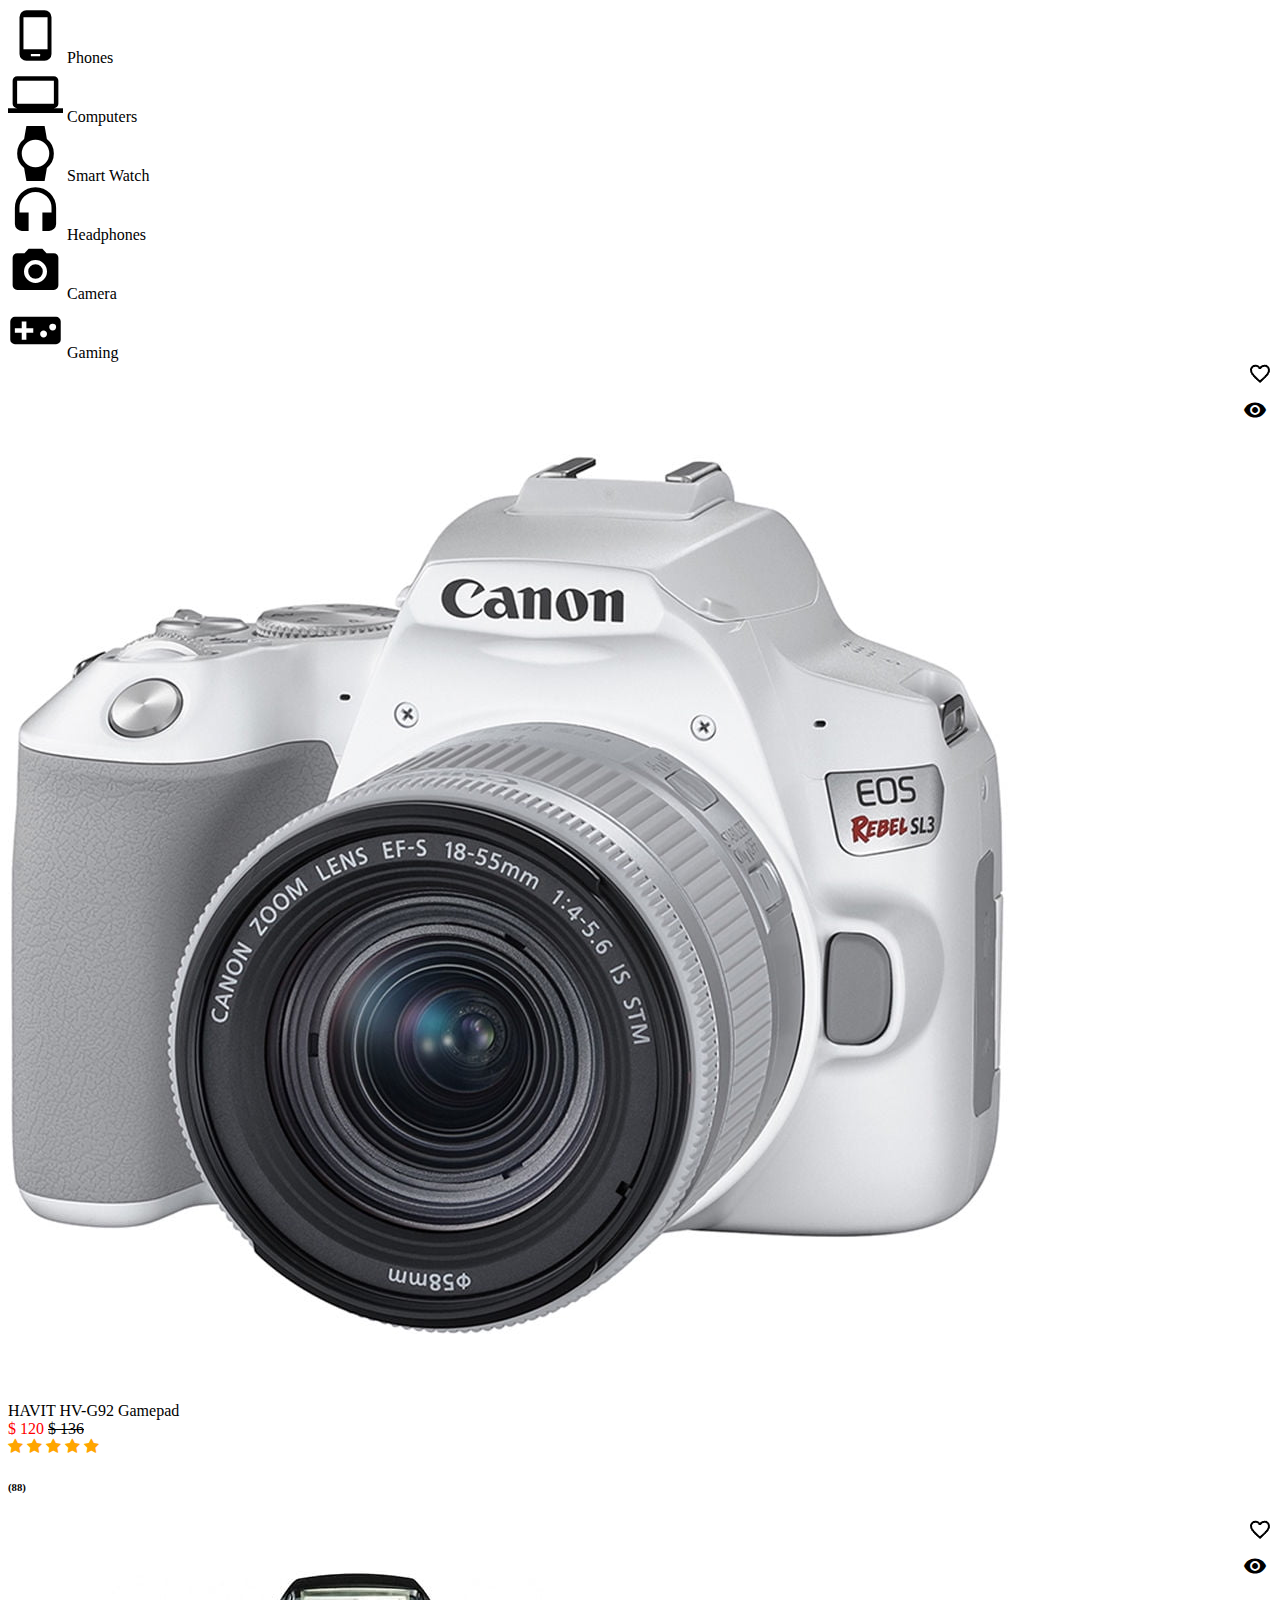
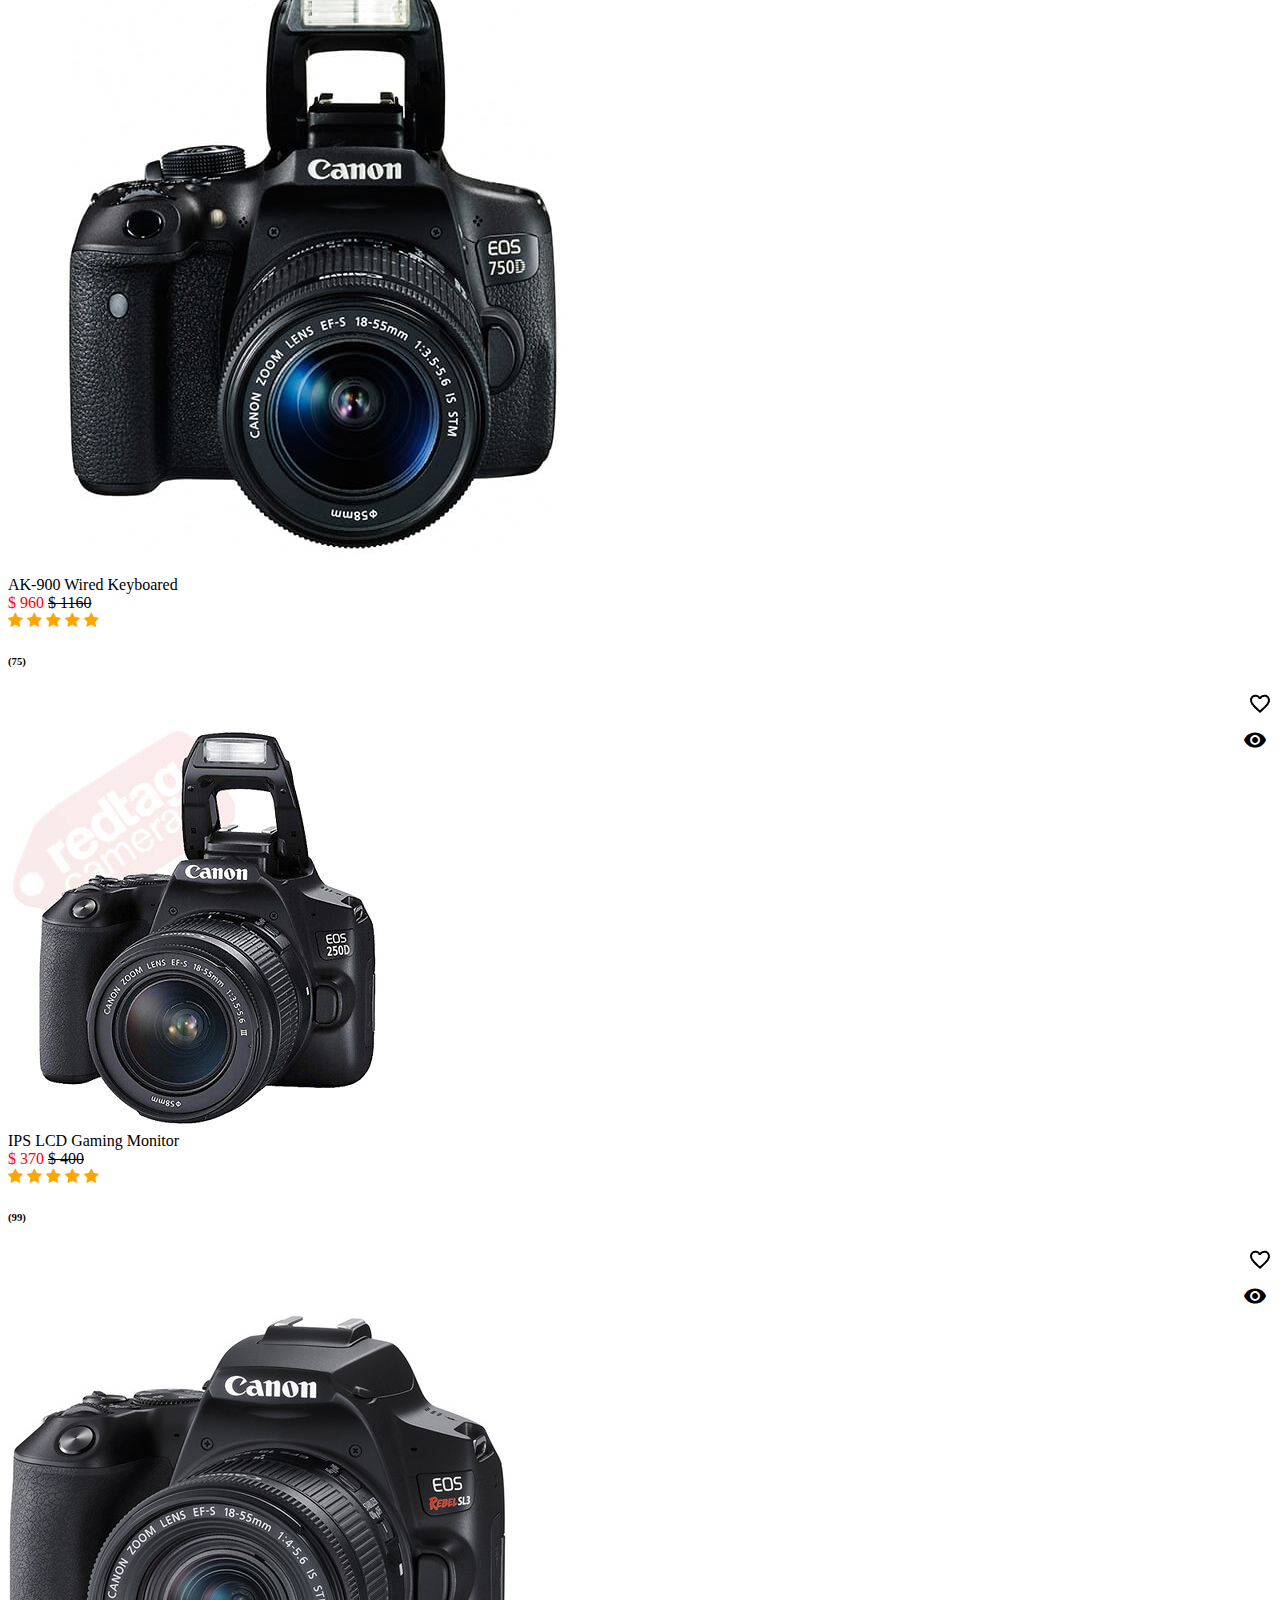
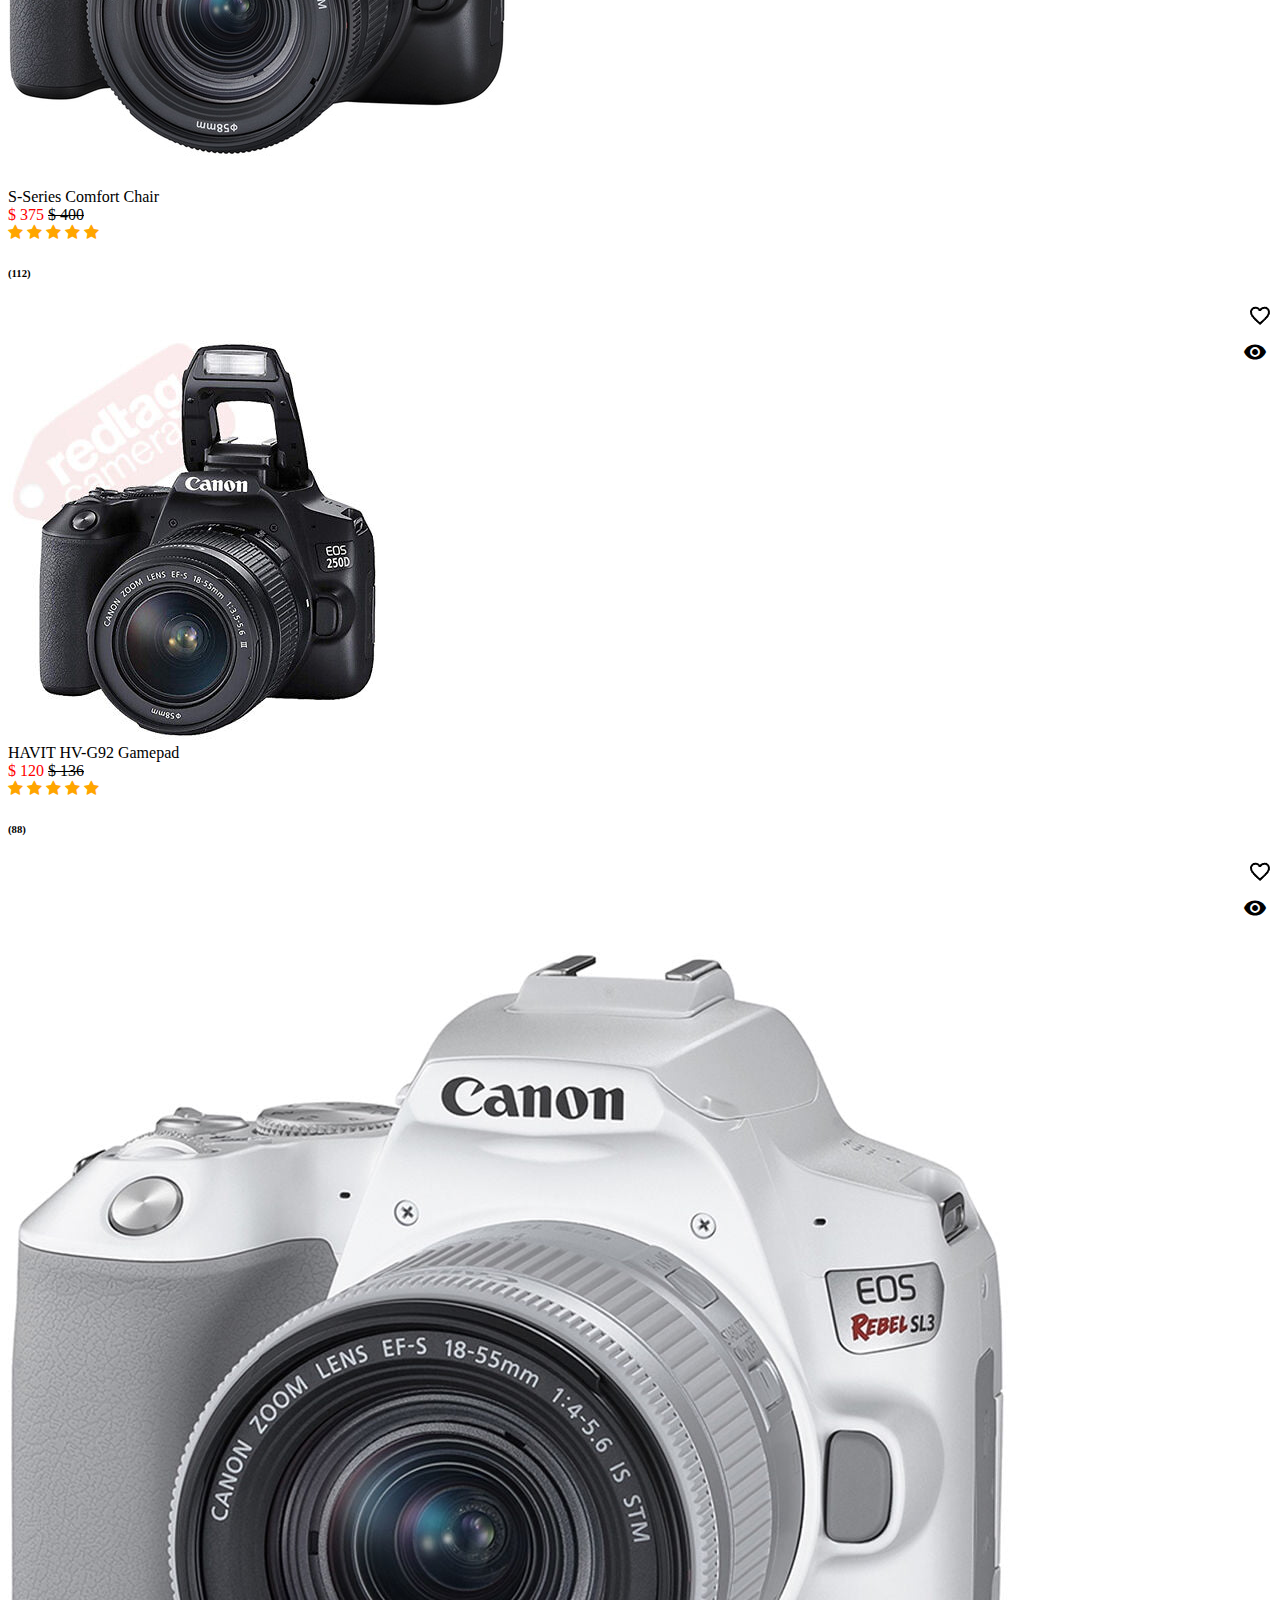
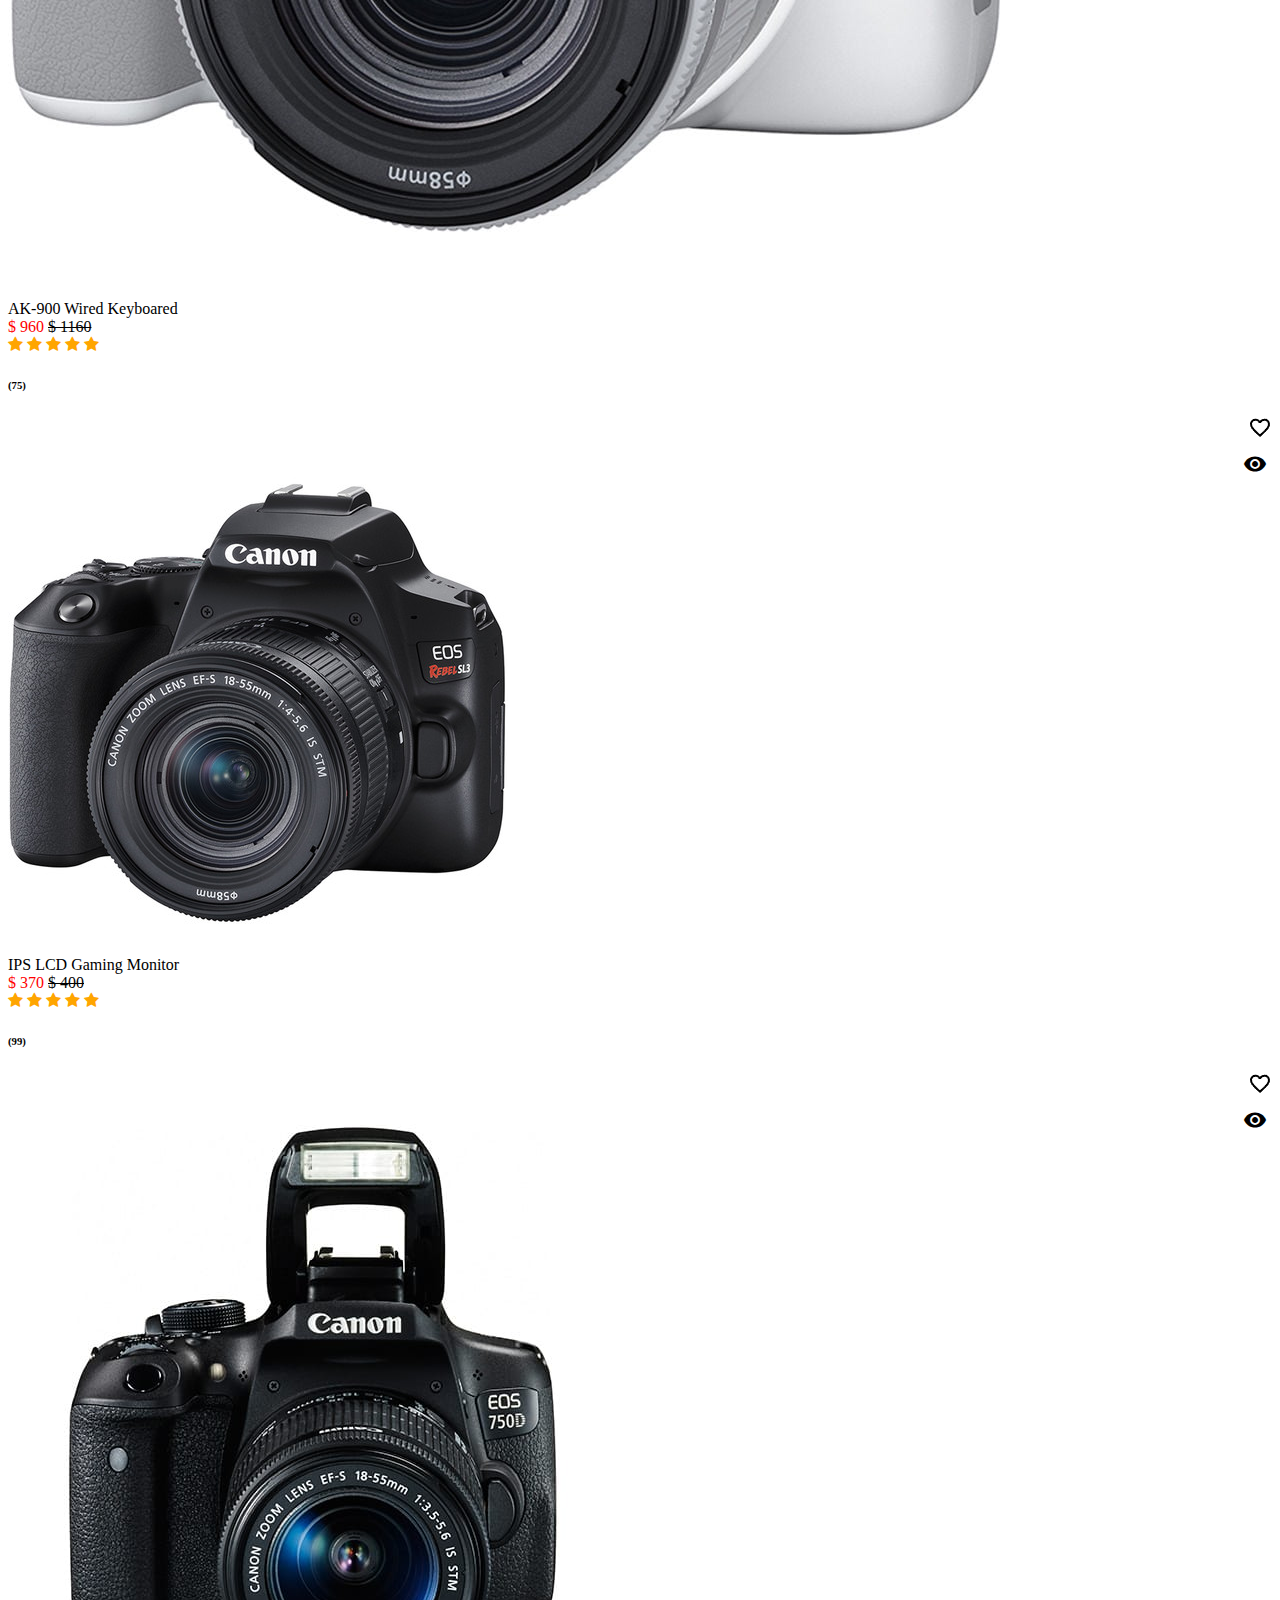
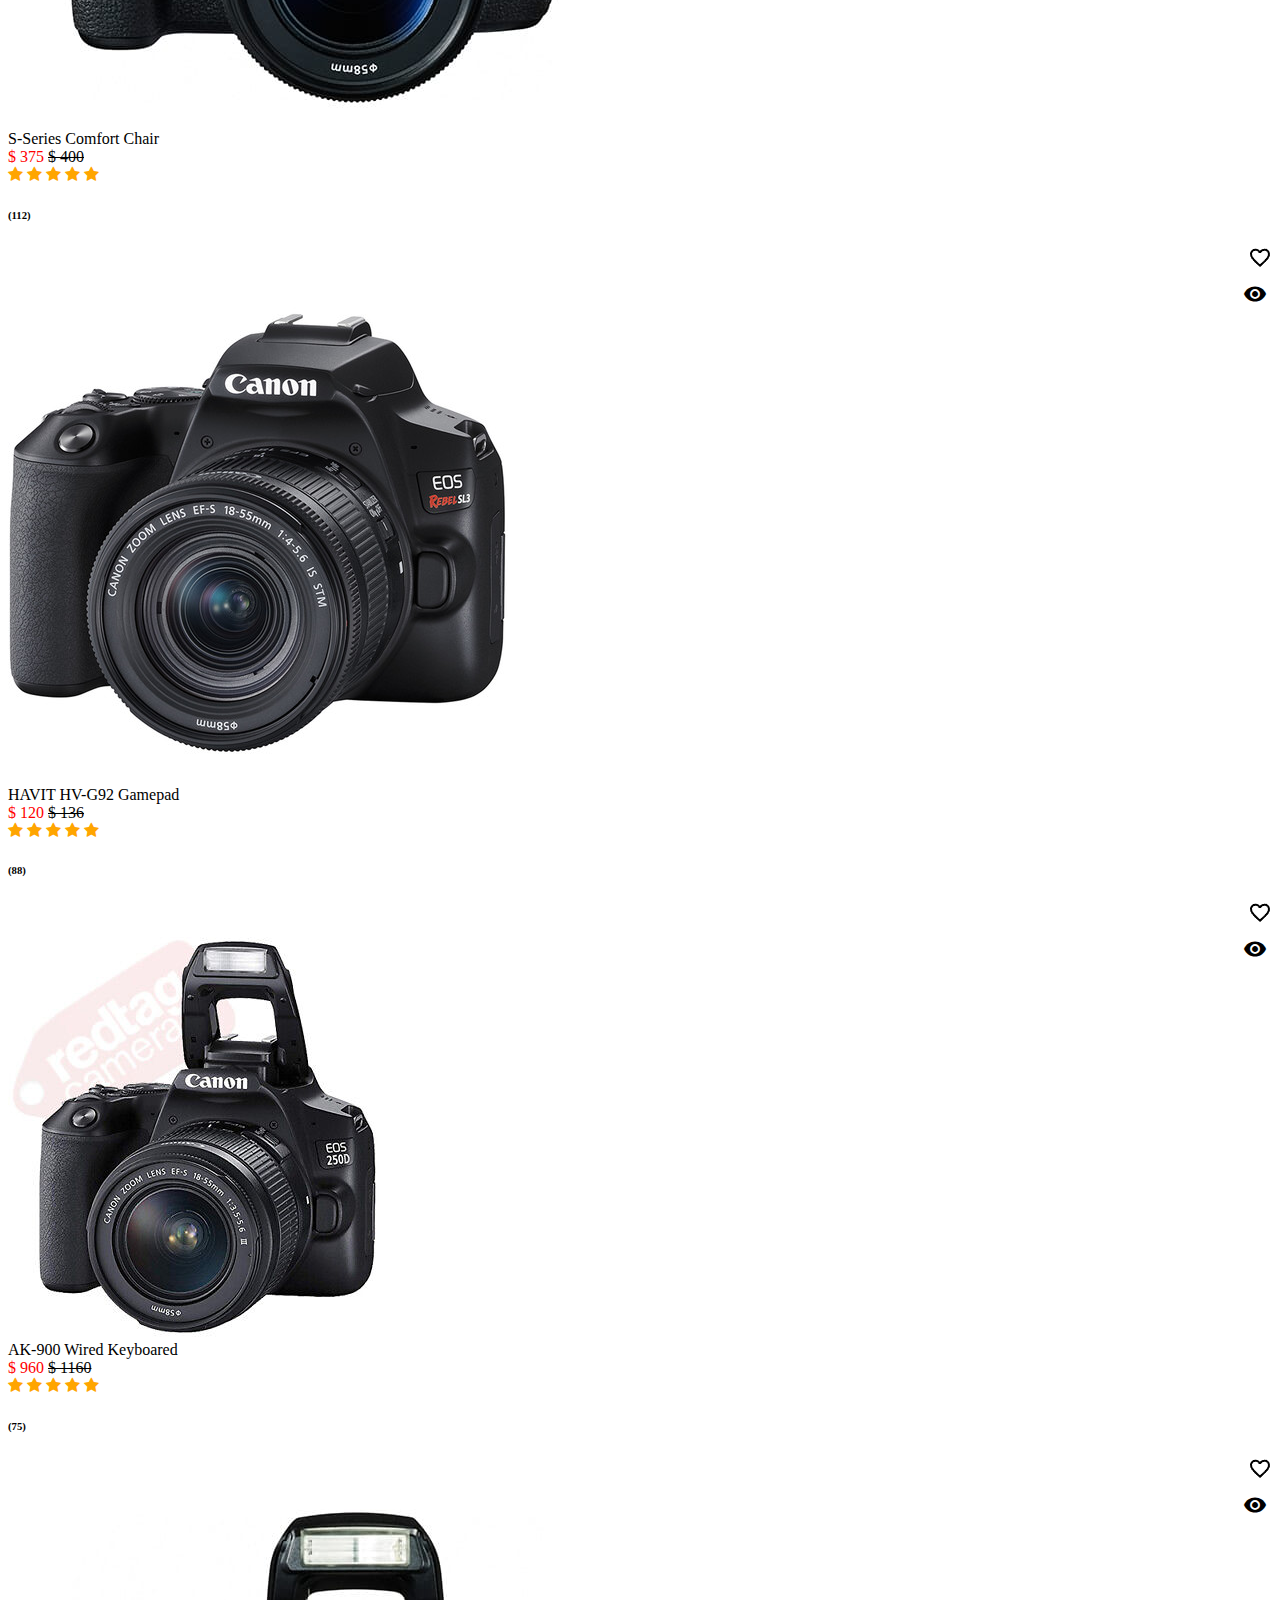
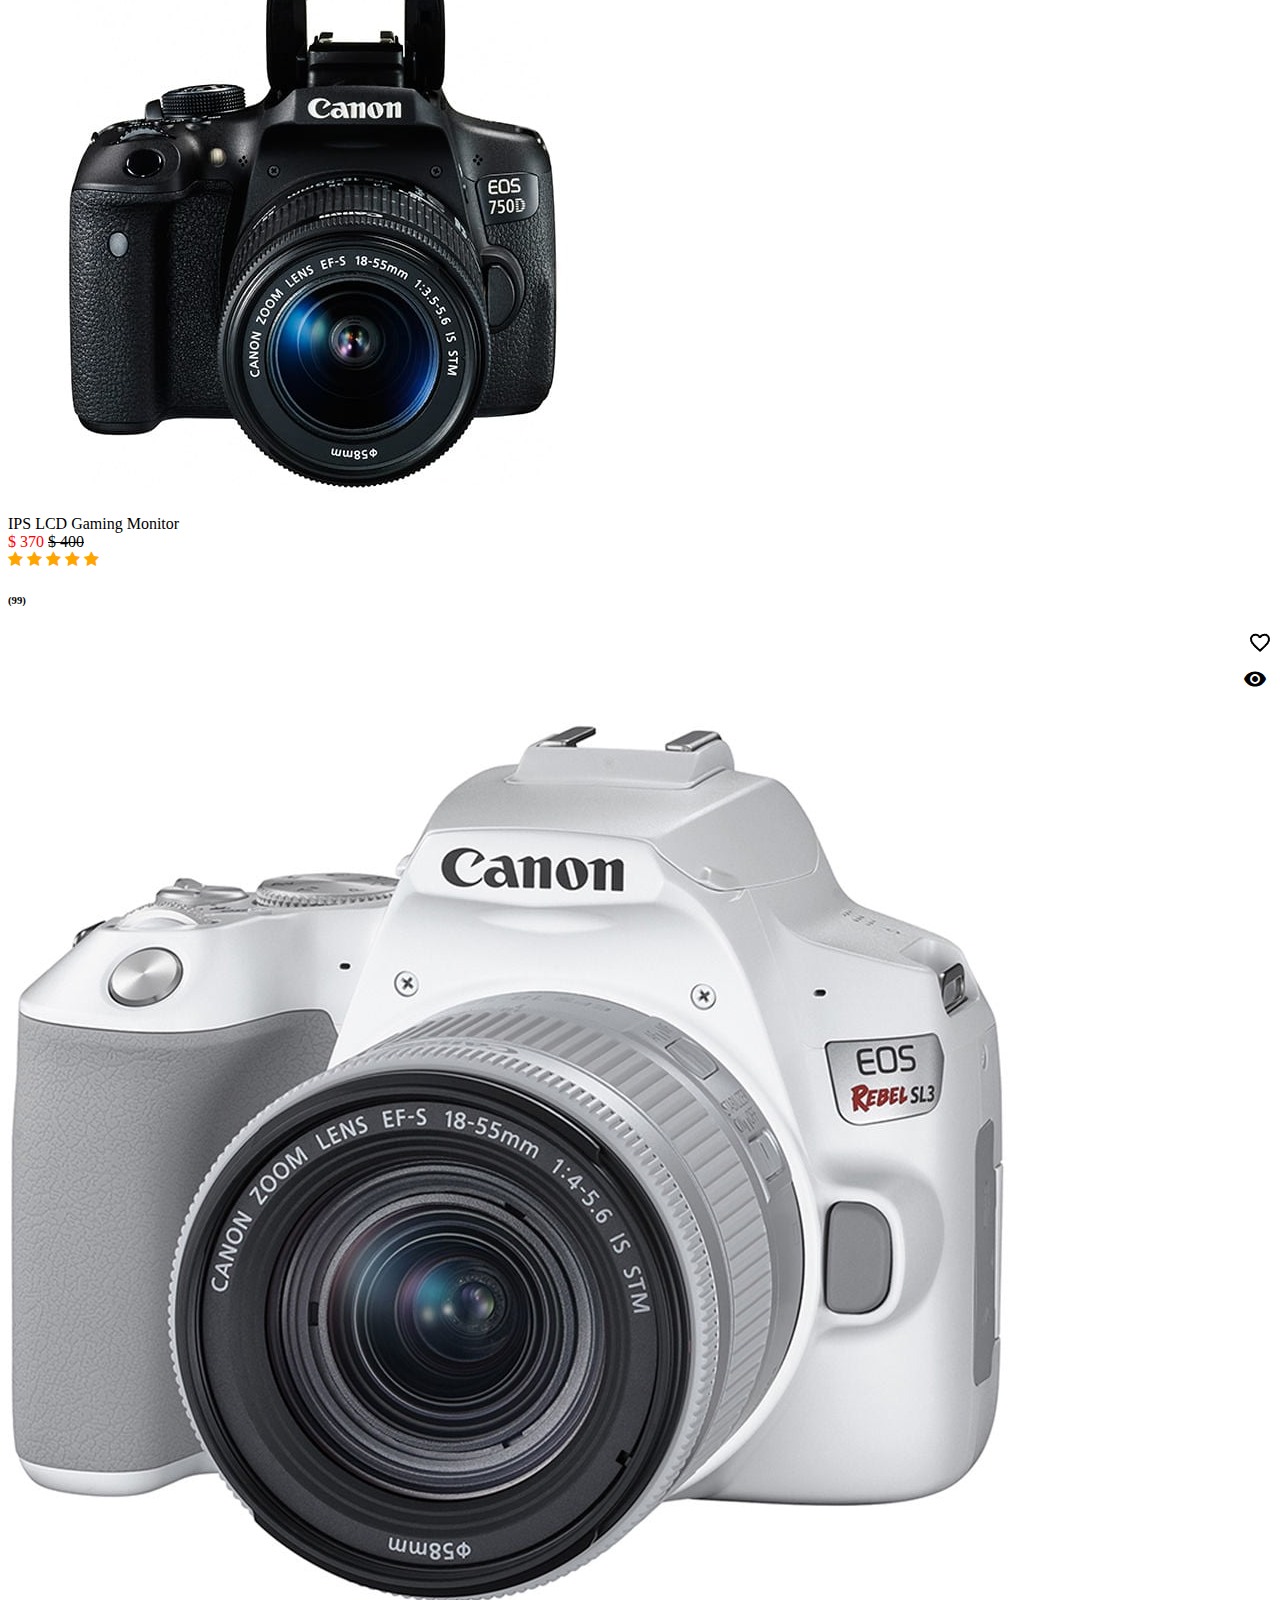
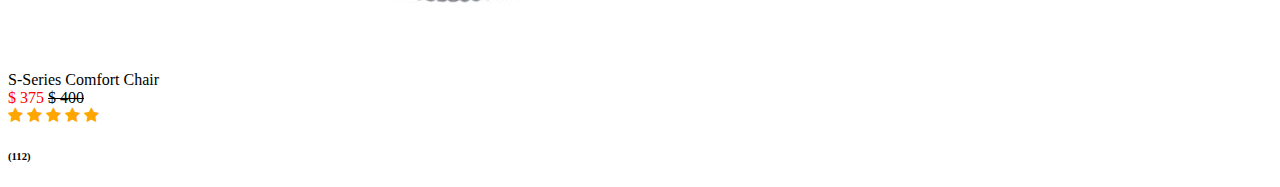
<file: test.html>
<!DOCTYPE html>
<html lang="en">
<head>
    <meta charset="UTF-8">
    <meta name="viewport" content="width=device-width, initial-scale=1.0">
    <link href="https://cdn.jsdelivr.net/npm/bootstrap@5.0.2/dist/css/bootstrap.min.css" rel="stylesheet"
        integrity="sha384-EVSTQN3/azprG1Anm3QDgpJLIm9Nao0Yz1ztcQTwFspd3yD65VohhpuuCOmLASjC" crossorigin="anonymous">
    <script src="https://cdn.jsdelivr.net/npm/bootstrap@5.0.2/dist/js/bootstrap.bundle.min.js"
        integrity="sha384-MrcW6ZMFYlzcLA8Nl+NtUVF0sA7MsXsP1UyJoMp4YLEuNSfAP+JcXn/tWtIaxVXM"
        crossorigin="anonymous"></script>
    <link rel="stylesheet" href="https://cdnjs.cloudflare.com/ajax/libs/font-awesome/4.7.0/css/font-awesome.min.css">
    <link href="https://fonts.googleapis.com/icon?family=Material+Icons" rel="stylesheet">
    <title>Document</title>
</head>
<body>
    

    <div class="container">
            <div class="row nav nav-pills mt-3">
                <div class="col-lg-2 d-flex flex-column nav-item" data-bs-toggle="pill" data-bs-target="#hide_phone">
                    <div class="category card p-3" style="align-items: center;" >
                        <i class="material-icons" style="font-size: 55px;">phone_android</i>
                        <span class="mt-2">Phones</span>
                    </div>
                </div>
                <div class="col-lg-2 d-flex flex-column nav-item" data-bs-toggle="pill" data-bs-target="#hide_computer">
                    <div class="category card p-3" style="align-items: center;">
                        <i class="material-icons" style="font-size: 55px;">computer</i>
                        <span class="mt-2">Computers</span>
                    </div>
                </div>
                <div class="col-lg-2 d-flex flex-column nav-item">
                    <div class="category card p-3" style="align-items: center;">
                        <i class="material-icons" style="font-size: 55px;">watch</i>
                        <span class="mt-2">Smart Watch</span>
                    </div>
                </div>
                <div class="col-lg-2 d-flex flex-column nav-item">
                    <div class="category card p-3" style="align-items: center;">
                        <i class="material-icons" style="font-size: 55px;">headset</i>
                        <span class="mt-2">Headphones</span>
                    </div>
                </div>
                <div class="col-lg-2 d-flex flex-column nav-item" data-bs-toggle="pill" data-bs-target="#hide_camera">
                    <div class="category camera card p-3" style="align-items: center;" >
                        <i class="material-icons" style="font-size: 55px;">camera_alt</i>
                        <span class="mt-2">Camera</span>
                    </div>
                </div>
                <div class="col-lg-2 d-flex flex-column nav-item">
                    <div class="category card p-3" style="align-items: center;">
                        <i class="material-icons" style="font-size: 55px;">videogame_asset</i>
                        <span class="mt-2">Gaming</span>
                    </div>
                </div>
            </div>
    </div>

    <div class="tab-content">
        <div class="container tab-pane active fade show" id="hide_phone">
            <div class="row mt-4">
                <div class="col-lg-3">
                    <div class="card p-3">
                        <div>
                            <img src="/assets/images/heart.png" style="float: right; border-radius: 50%;"
                                class="bg-light p-1"><br><br>
                            <i class="material-icons bg-light"
                                style="float: right; margin-right: 5px; border-radius: 50%;">visibility</i>
                        </div>
                        <img src="/assets/category_product/camera1.jpeg" alt="">
                    </div>
                    <div class="card-body">
                        <span>HAVIT HV-G92 Gamepad</span>
                        <div>
                            <span style="color: red;">&#36; 120</span>
                            <del class="justify-content-end">&#36; 136</del>
                        </div>
                        <div class="rating d-flex">
                            <div style="color: orange;">
                                <span class="fa fa-star checked"></span>
                                <span class="fa fa-star checked"></span>
                                <span class="fa fa-star checked"></span>
                                <span class="fa fa-star"></span>
                                <span class="fa fa-star"></span>
                            </div>
                            <h6 class="ms-2">(88)</h6>
                        </div>
                    </div>

                </div>
                <div class="col-lg-3">
                    <div class="card p-3">
                        <div>
                            <img src="/assets/images/heart.png" style="float: right; border-radius: 50%;"
                                class="bg-light p-1"><br><br>
                            <i class="material-icons bg-light"
                                style="float: right; margin-right: 5px; border-radius: 50%;">visibility</i>
                        </div>
                        <img src="/assets/category_product/camera2.jpeg" alt="">
                    </div>
                    <div class="card-body">
                        <span>AK-900 Wired Keyboared</span>
                        <div>
                            <span style="color: red;">&#36; 960</span>
                            <del class="justify-content-end">&#36; 1160</del>
                        </div>
                        <div class="rating d-flex">
                            <div style="color: orange;">
                                <span class="fa fa-star checked"></span>
                                <span class="fa fa-star checked"></span>
                                <span class="fa fa-star checked"></span>
                                <span class="fa fa-star"></span>
                                <span class="fa fa-star"></span>
                            </div>
                            <h6 class="ms-2">(75)</h6>
                        </div>
                    </div>

                </div>
                <div class="col-lg-3">
                    <div class="card p-3">
                        <div>
                            <img src="/assets/images/heart.png" style="float: right; border-radius: 50%;"
                                class="bg-light p-1"><br><br>
                            <i class="material-icons bg-light" style="float: right; margin-right: 5px; border-radius: 50%;">visibility</i>
                        </div>
                        <img src="/assets/category_product/camera3.jpeg" alt="">
                    </div>
                    <div class="card-body">
                        <span>IPS LCD Gaming Monitor</span>
                        <div>
                            <span style="color: red;">&#36; 370</span>
                            <del class="justify-content-end">&#36; 400</del>
                        </div>
                        <div class="rating d-flex">
                            <div style="color: orange;">
                                <span class="fa fa-star checked"></span>
                                <span class="fa fa-star checked"></span>
                                <span class="fa fa-star checked"></span>
                                <span class="fa fa-star"></span>
                                <span class="fa fa-star"></span>
                            </div>
                            <h6 class="ms-2">(99)</h6>
                        </div>
                    </div>

                </div>
                <div class="col-lg-3">
                    <div class="card p-3">
                        <div>
                            <img src="/assets/images/heart.png" style="float: right; border-radius: 50%;"
                                class="bg-light p-1"><br><br>
                                <i class="material-icons bg-light" style="float: right; margin-right: 5px; border-radius: 50%;">visibility</i>
                        </div>
                        <img src="/assets/category_product/camera4.jpeg" alt="">
                    </div>
                    <div class="card-body">
                        <span>S-Series Comfort Chair</span>
                        <div>
                            <span style="color: red;">&#36; 375</span>
                            <del class="justify-content-end">&#36; 400</del>
                        </div>
                        <div class="rating d-flex">
                            <div style="color: orange;">
                                <span class="fa fa-star checked"></span>
                                <span class="fa fa-star checked"></span>
                                <span class="fa fa-star checked"></span>
                                <span class="fa fa-star"></span>
                                <span class="fa fa-star"></span>
                            </div>
                            <h6 class="ms-2">(112)</h6>
                        </div>
                    </div>

                </div>

            </div>
        </div>
        <!-- ------------ -->
        <div class="container tab-pane fade show" id="hide_computer">
            <div class="row mt-4">
                <div class="col-lg-3">
                    <div class="card p-3">
                        <div>
                            <img src="/assets/images/heart.png" style="float: right; border-radius: 50%;"
                                class="bg-light p-1"><br><br>
                            <i class="material-icons bg-light"
                                style="float: right; margin-right: 5px; border-radius: 50%;">visibility</i>
                        </div>
                        <img src="/assets/category_product/camera3.jpeg" alt="">
                    </div>
                    <div class="card-body">
                        <span>HAVIT HV-G92 Gamepad</span>
                        <div>
                            <span style="color: red;">&#36; 120</span>
                            <del class="justify-content-end">&#36; 136</del>
                        </div>
                        <div class="rating d-flex">
                            <div style="color: orange;">
                                <span class="fa fa-star checked"></span>
                                <span class="fa fa-star checked"></span>
                                <span class="fa fa-star checked"></span>
                                <span class="fa fa-star"></span>
                                <span class="fa fa-star"></span>
                            </div>
                            <h6 class="ms-2">(88)</h6>
                        </div>
                    </div>

                </div>
                <div class="col-lg-3">
                    <div class="card p-3">
                        <div>
                            <img src="/assets/images/heart.png" style="float: right; border-radius: 50%;"
                                class="bg-light p-1"><br><br>
                            <i class="material-icons bg-light"
                                style="float: right; margin-right: 5px; border-radius: 50%;">visibility</i>
                        </div>
                        <img src="/assets/category_product/camera1.jpeg" alt="">
                    </div>
                    <div class="card-body">
                        <span>AK-900 Wired Keyboared</span>
                        <div>
                            <span style="color: red;">&#36; 960</span>
                            <del class="justify-content-end">&#36; 1160</del>
                        </div>
                        <div class="rating d-flex">
                            <div style="color: orange;">
                                <span class="fa fa-star checked"></span>
                                <span class="fa fa-star checked"></span>
                                <span class="fa fa-star checked"></span>
                                <span class="fa fa-star"></span>
                                <span class="fa fa-star"></span>
                            </div>
                            <h6 class="ms-2">(75)</h6>
                        </div>
                    </div>

                </div>
                <div class="col-lg-3">
                    <div class="card p-3">
                        <div>
                            <img src="/assets/images/heart.png" style="float: right; border-radius: 50%;"
                                class="bg-light p-1"><br><br>
                            <i class="material-icons bg-light" style="float: right; margin-right: 5px; border-radius: 50%;">visibility</i>
                        </div>
                        <img src="/assets/category_product/camera4.jpeg" alt="">
                    </div>
                    <div class="card-body">
                        <span>IPS LCD Gaming Monitor</span>
                        <div>
                            <span style="color: red;">&#36; 370</span>
                            <del class="justify-content-end">&#36; 400</del>
                        </div>
                        <div class="rating d-flex">
                            <div style="color: orange;">
                                <span class="fa fa-star checked"></span>
                                <span class="fa fa-star checked"></span>
                                <span class="fa fa-star checked"></span>
                                <span class="fa fa-star"></span>
                                <span class="fa fa-star"></span>
                            </div>
                            <h6 class="ms-2">(99)</h6>
                        </div>
                    </div>

                </div>
                <div class="col-lg-3">
                    <div class="card p-3">
                        <div>
                            <img src="/assets/images/heart.png" style="float: right; border-radius: 50%;"
                                class="bg-light p-1"><br><br>
                                <i class="material-icons bg-light" style="float: right; margin-right: 5px; border-radius: 50%;">visibility</i>
                        </div>
                        <img src="/assets/category_product/camera2.jpeg" alt="">
                    </div>
                    <div class="card-body">
                        <span>S-Series Comfort Chair</span>
                        <div>
                            <span style="color: red;">&#36; 375</span>
                            <del class="justify-content-end">&#36; 400</del>
                        </div>
                        <div class="rating d-flex">
                            <div style="color: orange;">
                                <span class="fa fa-star checked"></span>
                                <span class="fa fa-star checked"></span>
                                <span class="fa fa-star checked"></span>
                                <span class="fa fa-star"></span>
                                <span class="fa fa-star"></span>
                            </div>
                            <h6 class="ms-2">(112)</h6>
                        </div>
                    </div>

                </div>

            </div>
        </div>
        <!-- ------------ -->
        <div class="container tab-pane fade show" id="hide_camera">
            <div class="row mt-4">
                <div class="col-lg-3">
                    <div class="card p-3">
                        <div>
                            <img src="/assets/images/heart.png" style="float: right; border-radius: 50%;"
                                class="bg-light p-1"><br><br>
                            <i class="material-icons bg-light"
                                style="float: right; margin-right: 5px; border-radius: 50%;">visibility</i>
                        </div>
                        <img src="/assets/category_product/camera4.jpeg" alt="">
                    </div>
                    <div class="card-body">
                        <span>HAVIT HV-G92 Gamepad</span>
                        <div>
                            <span style="color: red;">&#36; 120</span>
                            <del class="justify-content-end">&#36; 136</del>
                        </div>
                        <div class="rating d-flex">
                            <div style="color: orange;">
                                <span class="fa fa-star checked"></span>
                                <span class="fa fa-star checked"></span>
                                <span class="fa fa-star checked"></span>
                                <span class="fa fa-star"></span>
                                <span class="fa fa-star"></span>
                            </div>
                            <h6 class="ms-2">(88)</h6>
                        </div>
                    </div>

                </div>
                <div class="col-lg-3">
                    <div class="card p-3">
                        <div>
                            <img src="/assets/images/heart.png" style="float: right; border-radius: 50%;"
                                class="bg-light p-1"><br><br>
                            <i class="material-icons bg-light"
                                style="float: right; margin-right: 5px; border-radius: 50%;">visibility</i>
                        </div>
                        <img src="/assets/category_product/camera3.jpeg" alt="">
                    </div>
                    <div class="card-body">
                        <span>AK-900 Wired Keyboared</span>
                        <div>
                            <span style="color: red;">&#36; 960</span>
                            <del class="justify-content-end">&#36; 1160</del>
                        </div>
                        <div class="rating d-flex">
                            <div style="color: orange;">
                                <span class="fa fa-star checked"></span>
                                <span class="fa fa-star checked"></span>
                                <span class="fa fa-star checked"></span>
                                <span class="fa fa-star"></span>
                                <span class="fa fa-star"></span>
                            </div>
                            <h6 class="ms-2">(75)</h6>
                        </div>
                    </div>

                </div>
                <div class="col-lg-3">
                    <div class="card p-3">
                        <div>
                            <img src="/assets/images/heart.png" style="float: right; border-radius: 50%;"
                                class="bg-light p-1"><br><br>
                            <i class="material-icons bg-light" style="float: right; margin-right: 5px; border-radius: 50%;">visibility</i>
                        </div>
                        <img src="/assets/category_product/camera2.jpeg" alt="">
                    </div>
                    <div class="card-body">
                        <span>IPS LCD Gaming Monitor</span>
                        <div>
                            <span style="color: red;">&#36; 370</span>
                            <del class="justify-content-end">&#36; 400</del>
                        </div>
                        <div class="rating d-flex">
                            <div style="color: orange;">
                                <span class="fa fa-star checked"></span>
                                <span class="fa fa-star checked"></span>
                                <span class="fa fa-star checked"></span>
                                <span class="fa fa-star"></span>
                                <span class="fa fa-star"></span>
                            </div>
                            <h6 class="ms-2">(99)</h6>
                        </div>
                    </div>

                </div>
                <div class="col-lg-3">
                    <div class="card p-3">
                        <div>
                            <img src="/assets/images/heart.png" style="float: right; border-radius: 50%;"
                                class="bg-light p-1"><br><br>
                                <i class="material-icons bg-light" style="float: right; margin-right: 5px; border-radius: 50%;">visibility</i>
                        </div>
                        <img src="/assets/category_product/camera1.jpeg" alt="">
                    </div>
                    <div class="card-body">
                        <span>S-Series Comfort Chair</span>
                        <div>
                            <span style="color: red;">&#36; 375</span>
                            <del class="justify-content-end">&#36; 400</del>
                        </div>
                        <div class="rating d-flex">
                            <div style="color: orange;">
                                <span class="fa fa-star checked"></span>
                                <span class="fa fa-star checked"></span>
                                <span class="fa fa-star checked"></span>
                                <span class="fa fa-star"></span>
                                <span class="fa fa-star"></span>
                            </div>
                            <h6 class="ms-2">(112)</h6>
                        </div>
                    </div>

                </div>

            </div>
        </div>
        <!-- ------------ -->

    </div>
</body>
</html>
</file>
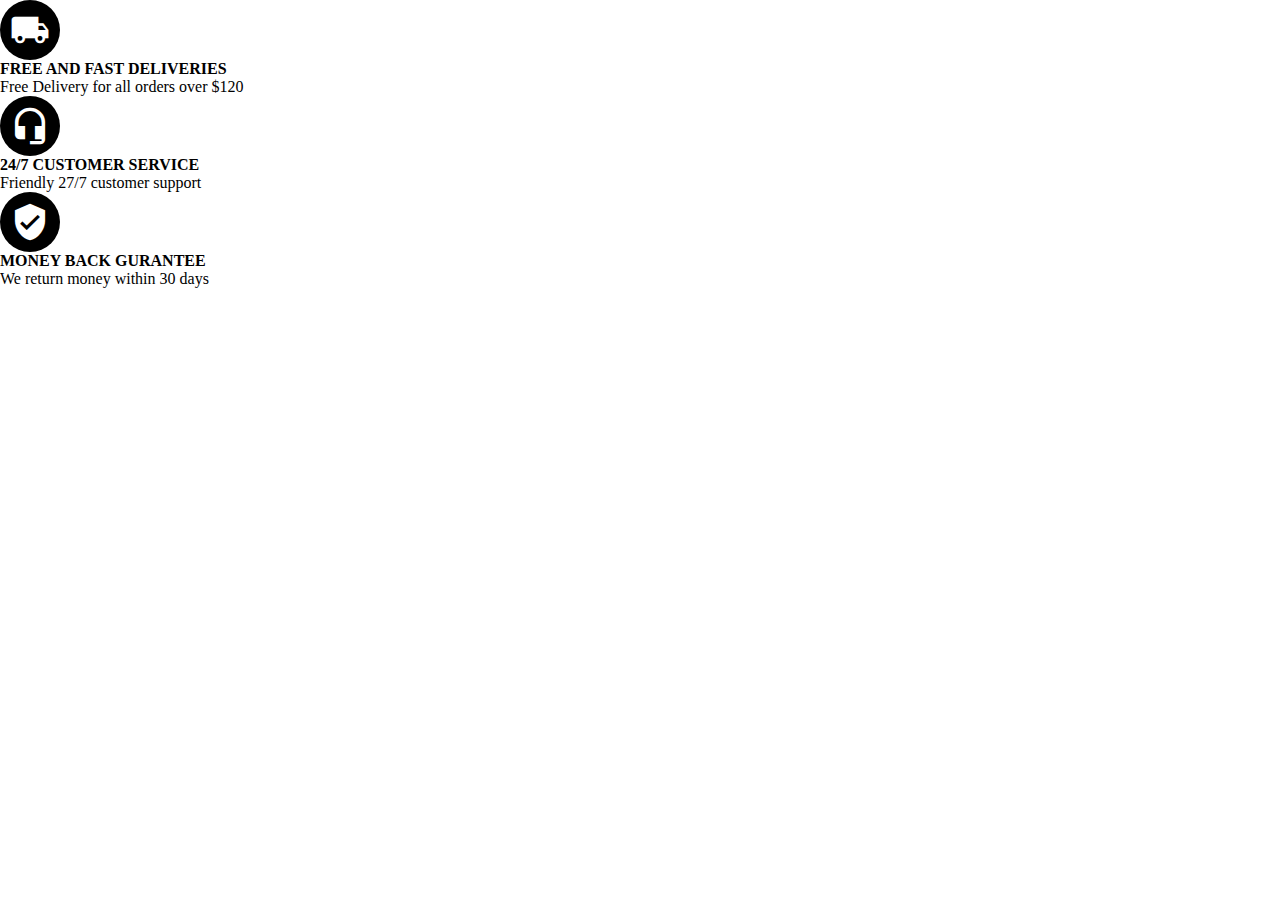
<file: test2.html>
<!DOCTYPE html>
<html lang="en">
<head>
    <meta charset="UTF-8">
    <meta name="viewport" content="width=device-width, initial-scale=1.0">
    <link href="https://cdn.jsdelivr.net/npm/bootstrap@5.0.2/dist/css/bootstrap.min.css" rel="stylesheet"
        integrity="sha384-EVSTQN3/azprG1Anm3QDgpJLIm9Nao0Yz1ztcQTwFspd3yD65VohhpuuCOmLASjC" crossorigin="anonymous">
    <script src="https://cdn.jsdelivr.net/npm/bootstrap@5.0.2/dist/js/bootstrap.bundle.min.js"
        integrity="sha384-MrcW6ZMFYlzcLA8Nl+NtUVF0sA7MsXsP1UyJoMp4YLEuNSfAP+JcXn/tWtIaxVXM"
        crossorigin="anonymous"></script>
        <link rel="stylesheet" href="index.css">
    <link rel="stylesheet" href="https://cdnjs.cloudflare.com/ajax/libs/font-awesome/4.7.0/css/font-awesome.min.css">
    <link href="https://fonts.googleapis.com/icon?family=Material+Icons" rel="stylesheet">
    <title>Document</title>
</head>
<body>
    <div class="container mt-4">
        <div class="row">
            <div class="col-lg-4 d-flex flex-column" style="align-items: center;">
                    <i class="mb-3 large material-icons" style="font-size: 40px; background-color: black; color: white; padding: 10px; border-radius: 50%;">local_shipping</i>
                    <h4>FREE  AND FAST DELIVERIES</h4>
                    <span>Free Delivery for all orders over $120</span>
            </div>
            <div class="col-lg-4 d-flex flex-column" style="align-items: center;">
                    <i class="mb-3 large material-icons" style="font-size: 40px; background-color: black; color: white; padding: 10px; border-radius: 50%;">headset_mic</i>
                    <h4>24/7 CUSTOMER SERVICE</h4>
                    <span>Friendly 27/7 customer support</span>
            </div>
            <div class="col-lg-4 d-flex flex-column" style="align-items: center;">
                    <i class="mb-3 large material-icons" style="font-size: 40px; background-color: black; color: white; padding: 10px; border-radius: 50%;">verified_user</i>
                    <h4>MONEY BACK GURANTEE</h4>
                    <span>We return money within 30 days</span>
            </div>
        </div>
    </div>
</body>
</html>
</file>
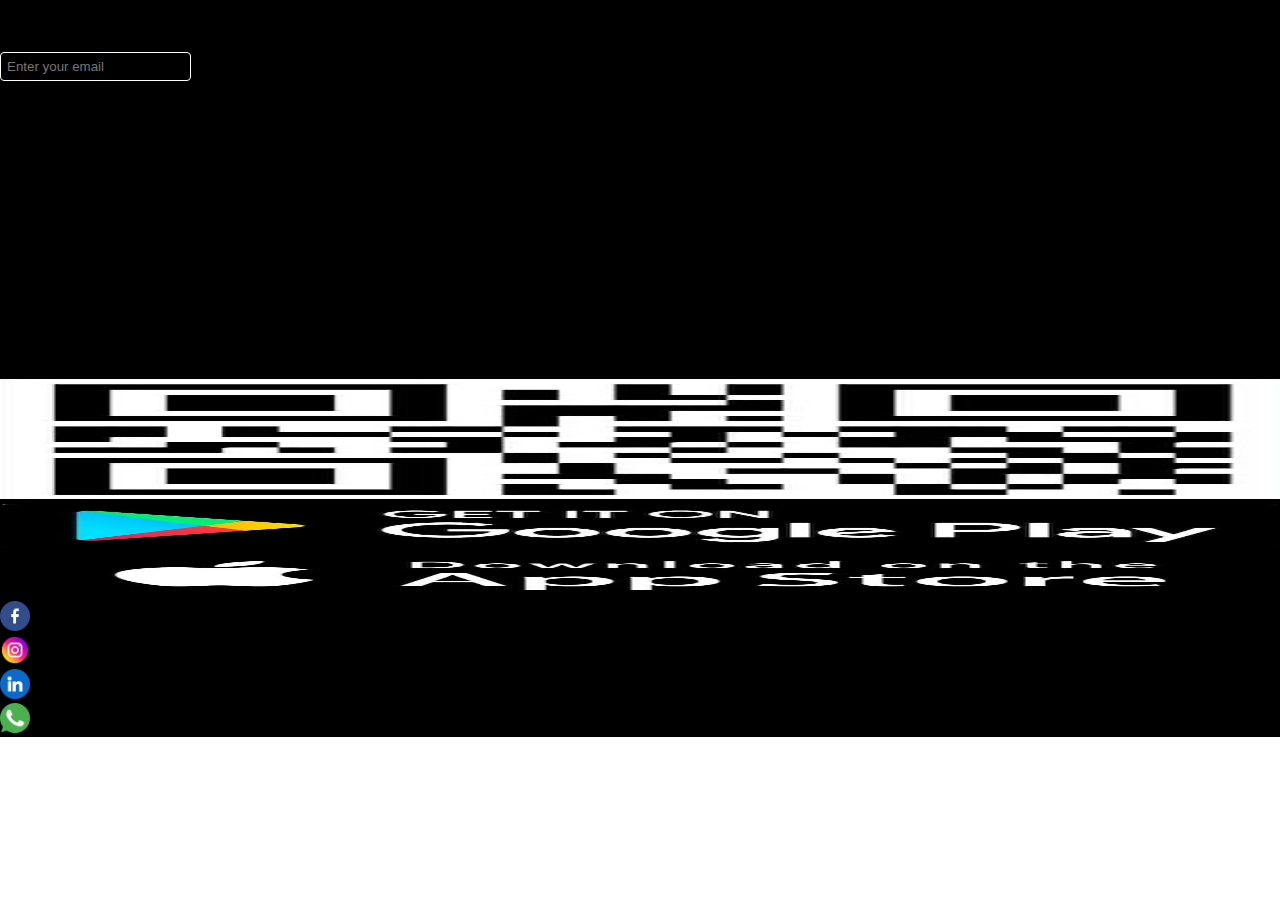
<file: test3.html>
<!DOCTYPE html>
<html lang="en">
<head>
    <meta charset="UTF-8">
    <meta name="viewport" content="width=device-width, initial-scale=1.0">
    <link href="https://cdn.jsdelivr.net/npm/bootstrap@5.0.2/dist/css/bootstrap.min.css" rel="stylesheet"
        integrity="sha384-EVSTQN3/azprG1Anm3QDgpJLIm9Nao0Yz1ztcQTwFspd3yD65VohhpuuCOmLASjC" crossorigin="anonymous">
    <script src="https://cdn.jsdelivr.net/npm/bootstrap@5.0.2/dist/js/bootstrap.bundle.min.js"
        integrity="sha384-MrcW6ZMFYlzcLA8Nl+NtUVF0sA7MsXsP1UyJoMp4YLEuNSfAP+JcXn/tWtIaxVXM"
        crossorigin="anonymous"></script>
        <link rel="stylesheet" href="index.css">
    <link rel="stylesheet" href="https://cdnjs.cloudflare.com/ajax/libs/font-awesome/4.7.0/css/font-awesome.min.css">
    <link href="https://fonts.googleapis.com/icon?family=Material+Icons" rel="stylesheet">
    <title>Document</title>
</head>
<body>
    

    <div class="container-fluid mt-4" style="background-color: black;">
         <div class="container pt-5 pb-5">
            <div class="row">
                <div class="col-lg-3 text-white">
                    <h5>Exclusive</h5>
                    <span>Subscribe</span>
                    <p>Get 10% off your first order</p>
                    <input type="text" placeholder="Enter your email" style="background-color: black; color: white; border-radius: 4px;border: 1px solid white; padding: 6px;">
                </div>

                <div class="col-lg-2 text-white">
                    <h5>Support</h5>
                    <p>111 Bijoy sarani,Dhaka,DH 1515,Bangladesh.</p>
                    <p>exclusive@gmail.com</p>
                    <p>+91015-88888-9999</p>
                </div>

                <div class="col-lg-2 text-white">
                    <h5>Account</h5>
                    <p>My Account</p>
                    <p>Login / Register</p>
                    <p>Cart</p>
                    <p>Wishlist</p>
                    <p>Shop</p>
                </div>


                <div class="col-lg-2 text-white">
                    <h5>Quick Link</h5>
                    <p>Privacy Policy</p>
                    <p>Terms of use</p>
                    <p>FAQ</p>
                    <p>contact</p>
                </div>

                <div class="col-lg-3 text-white">
                    <h5>Download App</h5>
                    <span>Save $3 with App New user Only</span>
                    <div class="row mt-2">
                        <div class="col-lg-6">
                            <img src="assets/footer_imeges/qr.jpg" width="100%" height="120px">
                        </div>
                        <div class="col-lg-6 mt-2">
                            <img src="assets/footer_imeges/playstore.jpg" width="100%" height="45px" style="border: 1px solid; border-radius: 5px;">
                            <img class="mt-3" src="assets/footer_imeges/appstore.jpg" width="100%" height="45px" style="border: 1px solid; border-radius: 5px;">
                        </div>
                    </div>
                    <div class="row mt-3">
                        <div class="col-lg-3"><img src="assets/footer_imeges/facebook.png" height="30px" width="30px"></div>
                        <div class="col-lg-3"><img src="assets/footer_imeges/instagram.png" height="30px" width="30px"></div>
                        <div class="col-lg-3"><img src="assets/footer_imeges/linkedin.png" height="30px" width="30px"></div>
                        <div class="col-lg-3"><img src="assets/footer_imeges/whatsapp.png" height="30px" width="30px"></div>
                    </div>
                </div>
            </div>
         </div>


    </div>

</body>
</html>
</file>
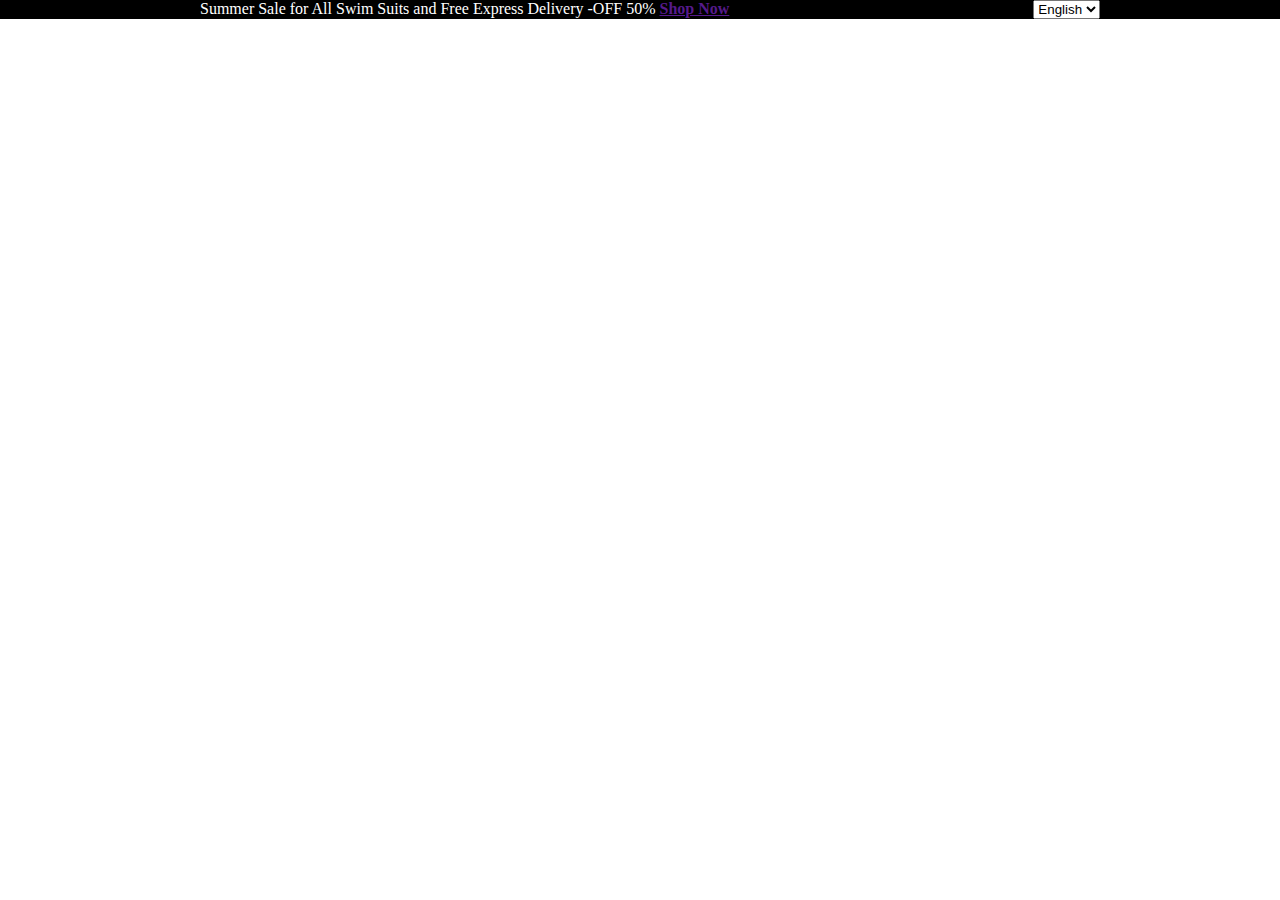
<file: test4.html>
<!DOCTYPE html>
<html lang="en">
<head>
    <meta charset="UTF-8">
    <meta name="viewport" content="width=device-width, initial-scale=1.0">
    <link href="https://cdn.jsdelivr.net/npm/bootstrap@5.0.2/dist/css/bootstrap.min.css" rel="stylesheet"
    integrity="sha384-EVSTQN3/azprG1Anm3QDgpJLIm9Nao0Yz1ztcQTwFspd3yD65VohhpuuCOmLASjC" crossorigin="anonymous">
<script src="https://cdn.jsdelivr.net/npm/bootstrap@5.0.2/dist/js/bootstrap.bundle.min.js"
    integrity="sha384-MrcW6ZMFYlzcLA8Nl+NtUVF0sA7MsXsP1UyJoMp4YLEuNSfAP+JcXn/tWtIaxVXM"
    crossorigin="anonymous"></script>
<link rel="stylesheet" href="/index.css">
<link rel="stylesheet" href="https://cdnjs.cloudflare.com/ajax/libs/font-awesome/4.7.0/css/font-awesome.min.css">
<link href="https://fonts.googleapis.com/icon?family=Material+Icons" rel="stylesheet">
    <title>Document</title>
</head>
<body>
    
    <div class="container-fluid p-3 d-flex justify-content-center" style="background-color: black;">
            <span class="" style="color: white; margin-left: 200px;">Summer Sale for All Swim Suits and Free Express Delivery -OFF 50% </span>
            <a href="" class="ms-4 text-white" style="font-weight: 600;">Shop Now</a>
            <select class="input-group-text bg-dark text-white" style="margin-left: 300px;">
                <option>English</option>
                <option>Hindi</option>
                <option>Marathi</option>
            </select>      
    </div>

        <!-- <div class="head-right">
            
        </div> -->

</body>
</html>
</file>
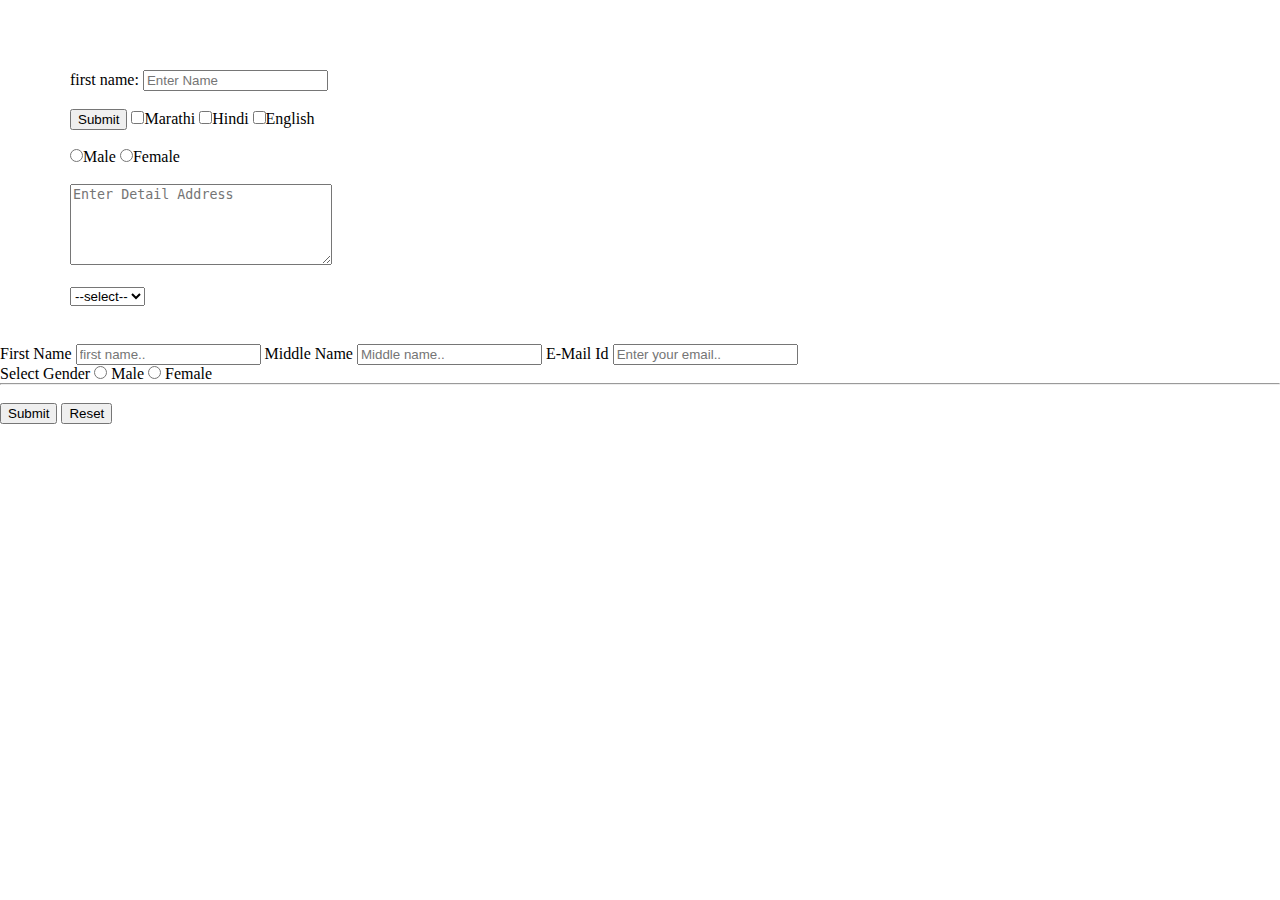
<file: test5.html>
<!DOCTYPE html>
<html lang="en">
<head>
    <meta charset="UTF-8">
    <meta name="viewport" content="width=device-width, initial-scale=1.0">
    <link href="https://cdn.jsdelivr.net/npm/bootstrap@5.0.2/dist/css/bootstrap.min.css" rel="stylesheet"
        integrity="sha384-EVSTQN3/azprG1Anm3QDgpJLIm9Nao0Yz1ztcQTwFspd3yD65VohhpuuCOmLASjC" crossorigin="anonymous">
    <script src="https://cdn.jsdelivr.net/npm/bootstrap@5.0.2/dist/js/bootstrap.bundle.min.js"
        integrity="sha384-MrcW6ZMFYlzcLA8Nl+NtUVF0sA7MsXsP1UyJoMp4YLEuNSfAP+JcXn/tWtIaxVXM"
        crossorigin="anonymous"></script>
    <link rel="stylesheet" href="/index.css">
    <link rel="stylesheet" href="https://cdnjs.cloudflare.com/ajax/libs/font-awesome/4.7.0/css/font-awesome.min.css">
    <link href="https://fonts.googleapis.com/icon?family=Material+Icons" rel="stylesheet">
    <title>Document</title>
</head>
<style>

</style>
<body>
  
    <form style="margin-top: 50px; margin-left: 50px; width: 40%; padding: 20px;">
        <label >first name:</label>
        <input type="text" placeholder="Enter Name" ><br><br>

       <button class="bg-light">Submit</button>

        <label><input type="checkbox">Marathi</label>
        <label><input type="checkbox">Hindi</label>
        <label><input type="checkbox">English</label><br><br>

        <label><input type="radio" name="gender">Male</label>
        <label><input type="radio" name="gender">Female</label><br><br>

        <textarea rows="5" cols="30" placeholder="Enter Detail Address"></textarea><br><br>

        <select>
            <option value="">--select--</option>
            <option value="">pune</option>
            <option value="">kolhapur</option>
            <option value="">satara</option>
            <option value="">sangli</option>
        </select><br><br>
    </form>

    <div class="container mb-5">
     

               <div class="row">
                <div class="col-lg-5">
                    <label class="form-label">First Name</label>
                    <input type="text" class="form-control" placeholder="first name..">
               
               
                    <label class="form-label">Middle Name</label>
                    <input type="text" class="form-control" placeholder="Middle name..">
              
                    <label class="form-label">E-Mail Id </label>
                    <input type="text" class="form-control" placeholder="Enter your email.."><br>
    
                    <label class="form-label">Select Gender</label>
                    <label class="form-check-label form-switch">
                        <input class="form-check-input" type="radio" name="gender"> Male
                    </label>
                    <label class="form-check-label form-switch">
                        <input class="form-check-input" type="radio" name="gender"> Female
                    </label>
                    <br><hr>
                    <br>
               
                    <input type="submit" class="btn btn-success">
                    <input type="reset" class="btn btn-danger">
                </div>
               </div>

        </div>
    </div>
</body>
</html>
</file>
<file: index.css>
*{
    margin: 0;
    box-sizing: border-box;
}
/* ------------------------header------------------- */
.head-left span{
    display:block;
    text-align: center;
}
.head-left a{
    color: white;
    border-bottom: 1px;
    font-weight: 600;
}
.head-right select{
    border-radius: 0;
}
/* ----------------------navbar ------------------------------ */

.nav-right .search-box input{
    width: 210px;
    border: 0;
}
.nav-right .search-box img{
    width: 20px;
    height: 20px;
    margin-right: 10px;
    margin-top: 5px;
}
.nav-right .search-box{
    border: 1px solid #ccc;
    border-radius:5px;
}
/* --------------------------------------------------------------- */
/* .category:hover{
    background-color:darkgray;
} */

.camera:active{
    background-color: lightsalmon;
}
.symbol{
    font-size: 200px;
}
</file>
